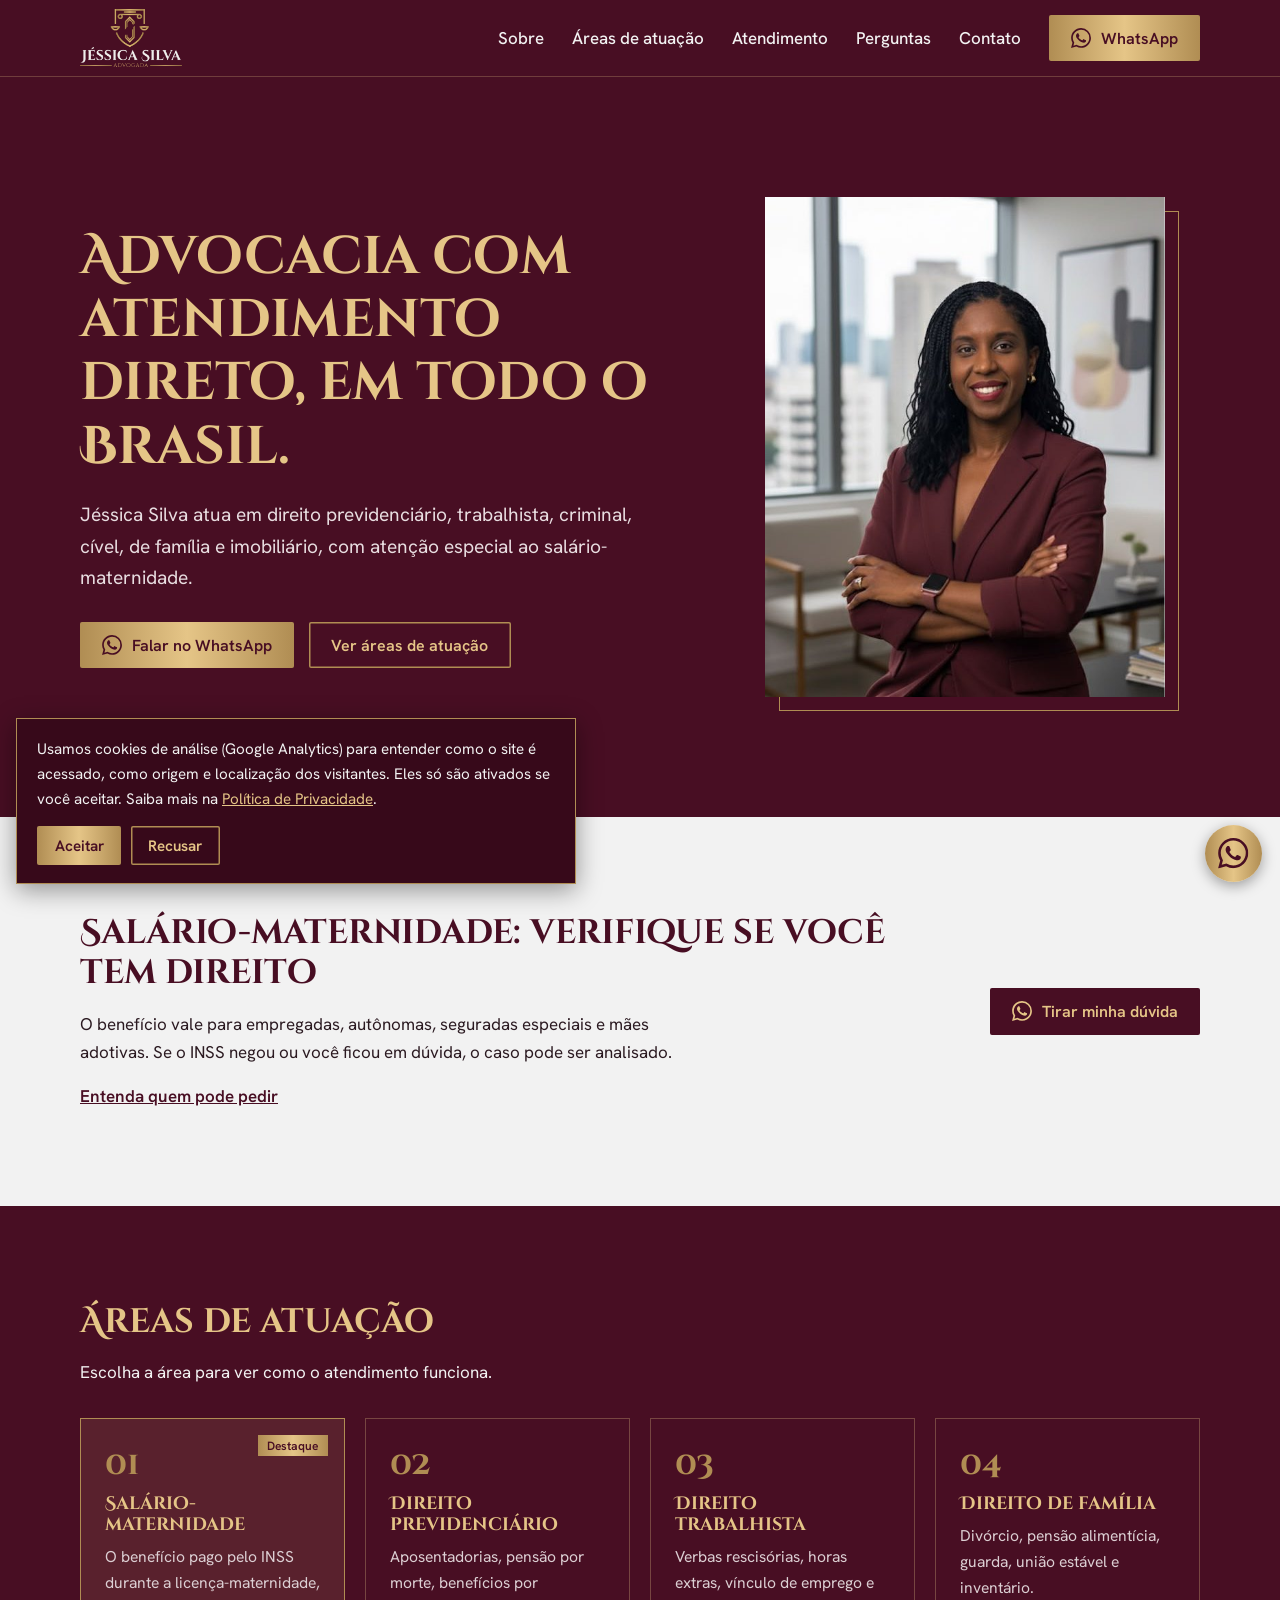
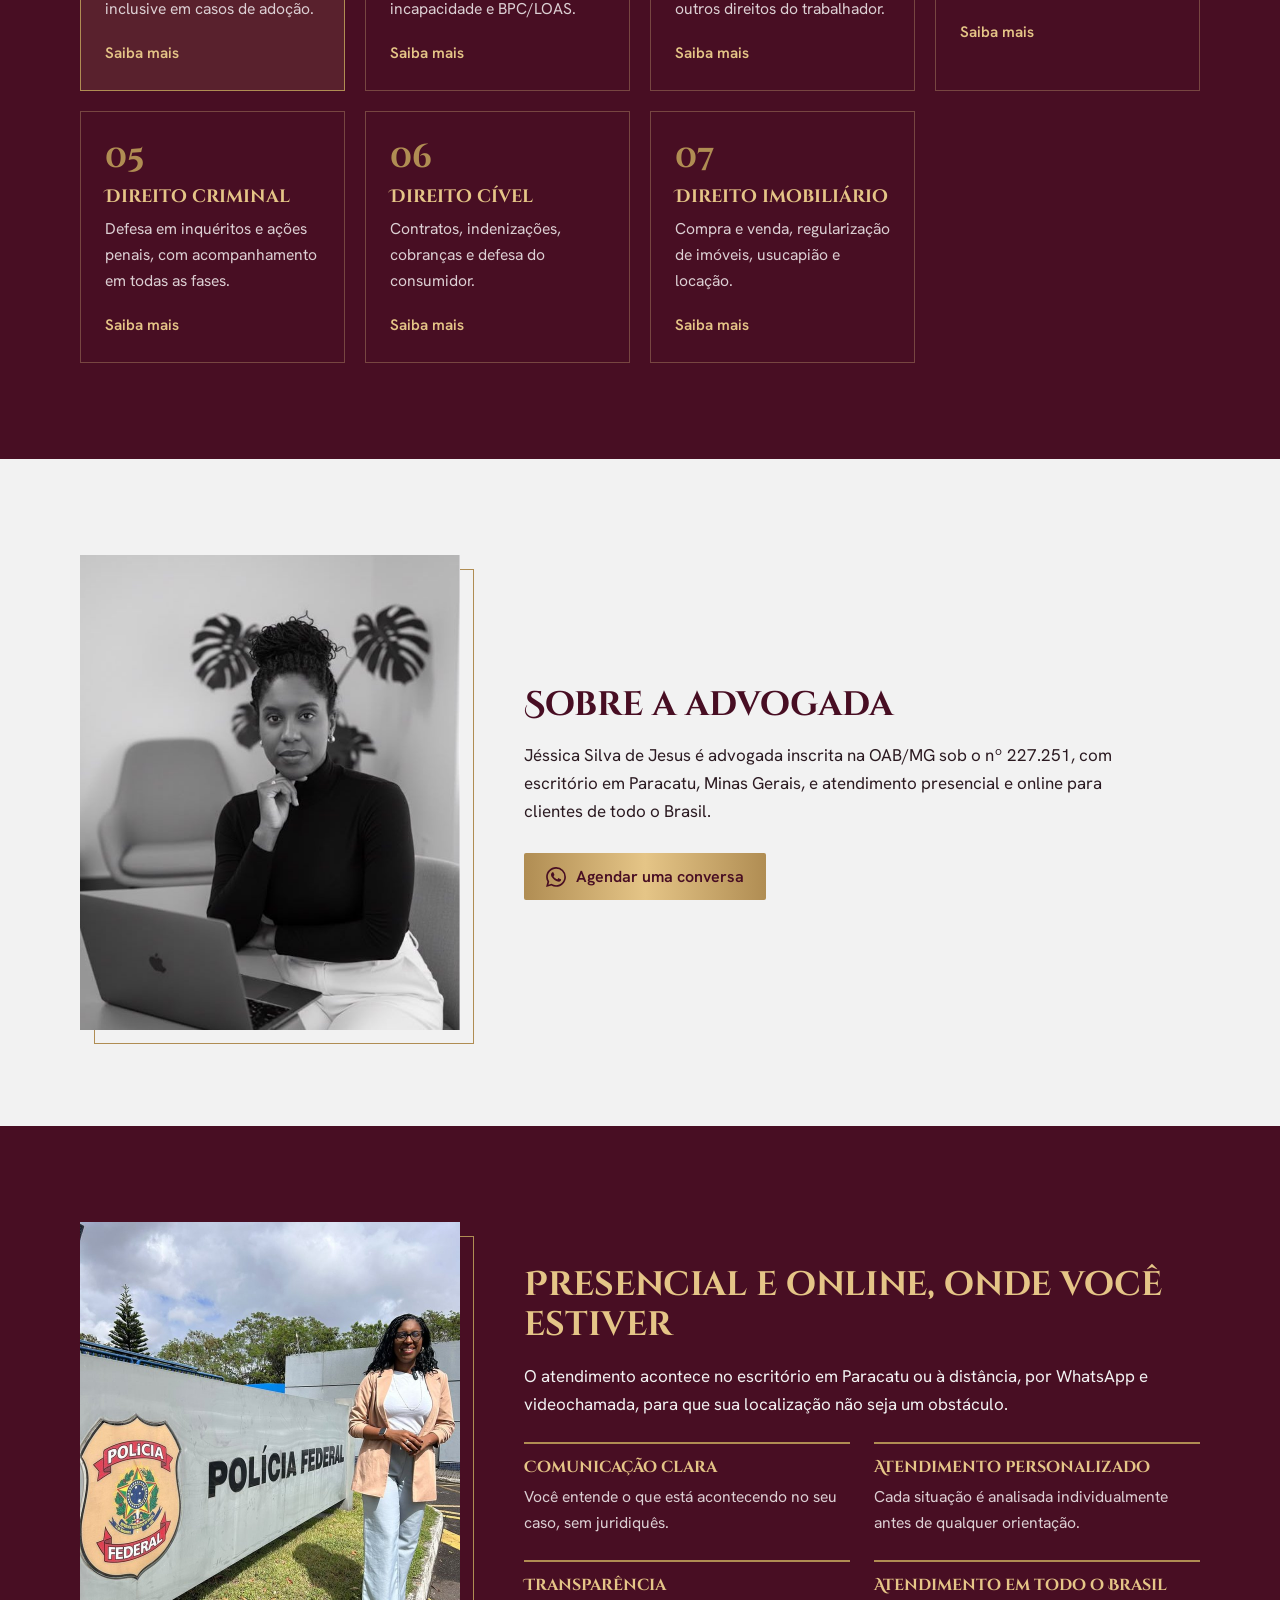
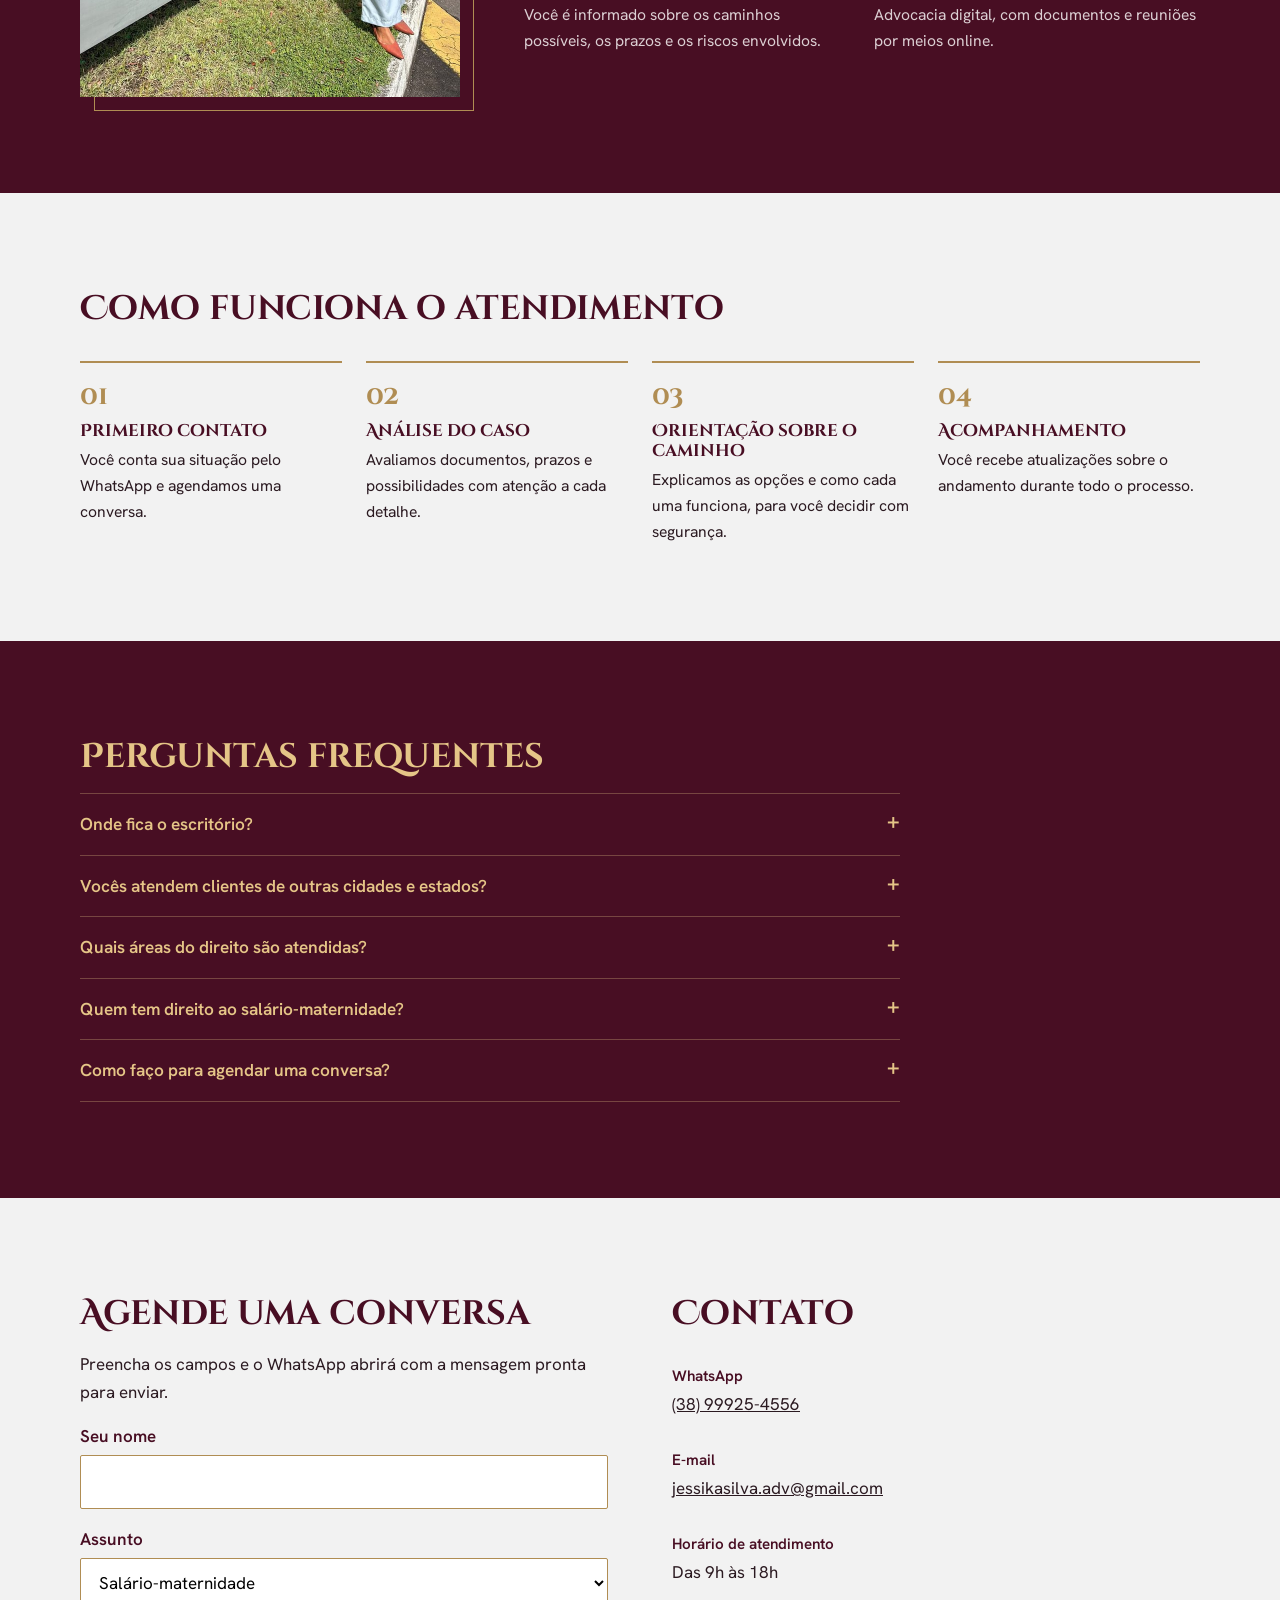
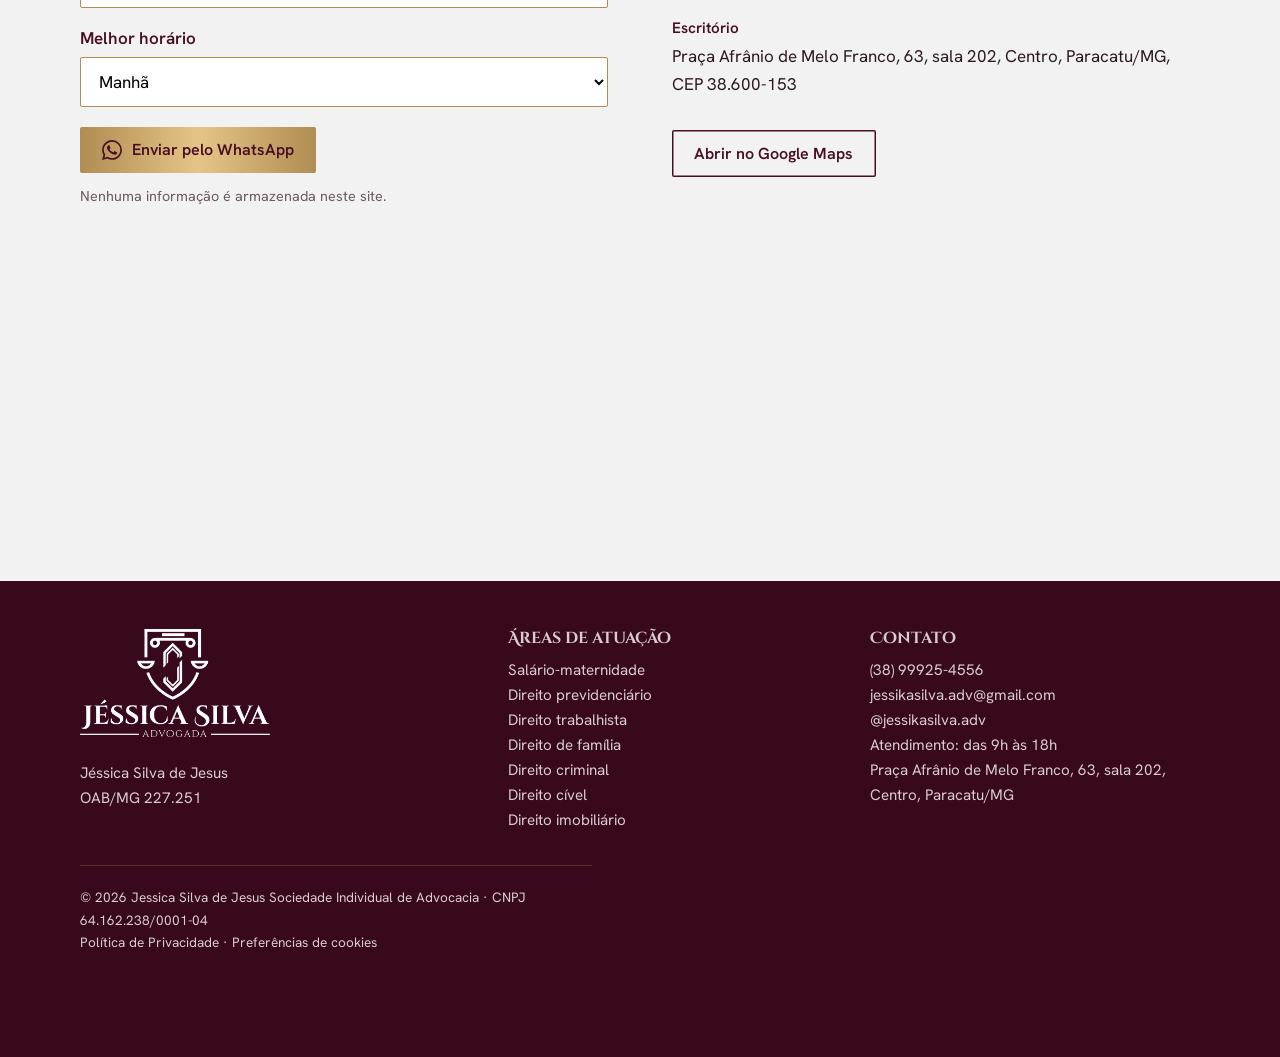
<file: index.html>
<!doctype html><html lang="pt-BR"><head><!-- Google tag (gtag.js) -->
<script async src="https://www.googletagmanager.com/gtag/js?id=G-FT4Z8Q6X6H"></script>
<script>
  window.dataLayer = window.dataLayer || [];
  function gtag(){dataLayer.push(arguments);}
  gtag('js', new Date());

  gtag('config', 'G-FT4Z8Q6X6H');
</script>
<meta charset="utf-8"><meta name="viewport" content="width=device-width,initial-scale=1"><title>Jéssica Silva Advogada | Paracatu/MG, atendimento em todo o Brasil</title><meta name="description" content="Advocacia em direito previdenciário, trabalhista, criminal, cível, de família, imobiliário e salário-maternidade. Atendimento em todo o Brasil."><meta name="theme-color" content="#480E23"><link rel="icon" type="image/png" href="assets/favicon.png"><link rel="preconnect" href="https://fonts.googleapis.com"><link rel="preconnect" href="https://fonts.gstatic.com" crossorigin><link href="https://fonts.googleapis.com/css2?family=Cinzel+Decorative:wght@400;700;900&family=Hanken+Grotesk:wght@400;500;600&display=swap" rel="stylesheet"><link rel="stylesheet" href="assets/style.css"></head><body><svg style="display:none"><symbol id="zap" viewBox="0 0 24 24"><path d="M17.472 14.382c-.297-.149-1.758-.867-2.03-.967-.273-.099-.471-.148-.67.15-.197.297-.767.966-.94 1.164-.173.199-.347.223-.644.075-.297-.15-1.255-.463-2.39-1.475-.883-.788-1.48-1.761-1.653-2.059-.173-.297-.018-.458.13-.606.134-.133.298-.347.446-.52.149-.174.198-.298.298-.497.099-.198.05-.371-.025-.52-.075-.149-.669-1.612-.916-2.207-.242-.579-.487-.5-.669-.51-.173-.008-.371-.01-.57-.01-.198 0-.52.074-.792.372-.272.297-1.04 1.016-1.04 2.479 0 1.462 1.065 2.875 1.213 3.074.149.198 2.096 3.2 5.077 4.487.709.306 1.262.489 1.694.625.712.227 1.36.195 1.871.118.571-.085 1.758-.719 2.006-1.413.248-.694.248-1.289.173-1.413-.074-.124-.272-.198-.57-.347m-5.421 7.403h-.004a9.87 9.87 0 01-5.031-1.378l-.361-.214-3.741.982.998-3.648-.235-.374a9.86 9.86 0 01-1.51-5.26c.001-5.45 4.436-9.884 9.888-9.884 2.64 0 5.122 1.03 6.988 2.898a9.825 9.825 0 012.893 6.994c-.003 5.45-4.437 9.884-9.885 9.884m8.413-18.297A11.815 11.815 0 0012.05 0C5.495 0 .16 5.335.157 11.892c0 2.096.547 4.142 1.588 5.945L.057 24l6.305-1.654a11.882 11.882 0 005.683 1.448h.005c6.554 0 11.89-5.335 11.893-11.893a11.821 11.821 0 00-3.48-8.413Z"/></symbol></svg><header class="top"><div class="wrap"><a href="index.html" aria-label="Jéssica Silva Advogada, página inicial"><img src="assets/logo.png" alt="Jéssica Silva Advogada" width="720" height="410"></a><nav><a href="#sobre">Sobre</a><a href="#areas">Áreas de atuação</a><a href="#atendimento">Atendimento</a><a href="#faq">Perguntas</a><a href="#contato">Contato</a><a class="btn" href="https://wa.me/5538999254556?text=Ol%C3%A1%2C%20Dra.%20J%C3%A9ssica%21%20Vim%20pelo%20site%20e%20gostaria%20de%20conversar%20sobre%20o%20meu%20caso." target="_blank" rel="noopener"><svg aria-hidden="true"><use href="#zap"/></svg>WhatsApp</a></nav></div></header><section class="dark hero"><div class="wrap duo"><div><h1>Advocacia com atendimento direto, em todo o Brasil.</h1><p>Jéssica Silva atua em direito previdenciário, trabalhista, criminal, cível, de família e imobiliário, com atenção especial ao salário-maternidade.</p><div class="acoes"><a class="btn" href="https://wa.me/5538999254556?text=Ol%C3%A1%2C%20Dra.%20J%C3%A9ssica%21%20Vim%20pelo%20site%20e%20gostaria%20de%20conversar%20sobre%20o%20meu%20caso." target="_blank" rel="noopener"><svg aria-hidden="true"><use href="#zap"/></svg>Falar no WhatsApp</a><a class="btn alt" href="#areas">Ver áreas de atuação</a></div></div><figure class="foto"><img src="assets/foto-1.jpg" alt="Jéssica Silva, advogada" width="585" height="731" fetchpriority="high"></figure></div></section>
<section class="destaque sec"><div class="wrap"><div><h2>Salário-maternidade: verifique se você tem direito</h2><p>O benefício vale para empregadas, autônomas, seguradas especiais e mães adotivas. Se o INSS negou ou você ficou em dúvida, o caso pode ser analisado.</p><a class="lk" href="salario-maternidade.html">Entenda quem pode pedir</a></div><a class="btn" href="https://wa.me/5538999254556?text=Ol%C3%A1%2C%20Dra.%20J%C3%A9ssica%21%20Gostaria%20de%20saber%20se%20tenho%20direito%20ao%20sal%C3%A1rio-maternidade." target="_blank" rel="noopener"><svg aria-hidden="true"><use href="#zap"/></svg>Tirar minha dúvida</a></div></section><section class="dark sec" id="areas"><div class="wrap"><h2>Áreas de atuação</h2><p>Escolha a área para ver como o atendimento funciona.</p><div class="cards"><a class="card hl" href="salario-maternidade.html"><span class="tag">Destaque</span><span class="num">01</span><h3>Salário-maternidade</h3><p>O benefício pago pelo INSS durante a licença-maternidade, inclusive em casos de adoção.</p><span class="mais">Saiba mais</span></a><a class="card" href="previdenciario.html"><span class="num">02</span><h3>Direito previdenciário</h3><p>Aposentadorias, pensão por morte, benefícios por incapacidade e BPC/LOAS.</p><span class="mais">Saiba mais</span></a><a class="card" href="trabalhista.html"><span class="num">03</span><h3>Direito trabalhista</h3><p>Verbas rescisórias, horas extras, vínculo de emprego e outros direitos do trabalhador.</p><span class="mais">Saiba mais</span></a><a class="card" href="direito-de-familia.html"><span class="num">04</span><h3>Direito de família</h3><p>Divórcio, pensão alimentícia, guarda, união estável e inventário.</p><span class="mais">Saiba mais</span></a><a class="card" href="criminal.html"><span class="num">05</span><h3>Direito criminal</h3><p>Defesa em inquéritos e ações penais, com acompanhamento em todas as fases.</p><span class="mais">Saiba mais</span></a><a class="card" href="civel.html"><span class="num">06</span><h3>Direito cível</h3><p>Contratos, indenizações, cobranças e defesa do consumidor.</p><span class="mais">Saiba mais</span></a><a class="card" href="imobiliario.html"><span class="num">07</span><h3>Direito imobiliário</h3><p>Compra e venda, regularização de imóveis, usucapião e locação.</p><span class="mais">Saiba mais</span></a></div></div></section><section class="sec claro-sec" id="sobre"><div class="wrap duo sobre"><figure class="foto"><img src="assets/foto-2.jpg" alt="Jéssica Silva, advogada, trabalhando no notebook" width="585" height="731" loading="lazy"></figure><div><h2>Sobre a advogada</h2><p>Jéssica Silva de Jesus é advogada inscrita na OAB/MG sob o nº 227.251, com escritório em Paracatu, Minas Gerais, e atendimento presencial e online para clientes de todo o Brasil.</p><!-- BIOGRAFIA: incluir aqui quando for enviada --><div class="acoes"><a class="btn" href="https://wa.me/5538999254556?text=Ol%C3%A1%2C%20Dra.%20J%C3%A9ssica%21%20Vim%20pelo%20site%20e%20gostaria%20de%20conversar%20sobre%20o%20meu%20caso." target="_blank" rel="noopener"><svg aria-hidden="true"><use href="#zap"/></svg>Agendar uma conversa</a></div></div></div></section>
<section class="dark sec" id="atendimento"><div class="wrap duo rev"><figure class="foto"><img src="assets/foto-3.jpg" alt="Jéssica Silva, advogada" width="760" height="950" loading="lazy"></figure><div><h2>Presencial e online, onde você estiver</h2><p>O atendimento acontece no escritório em Paracatu ou à distância, por WhatsApp e videochamada, para que sua localização não seja um obstáculo.</p><div class="difs"><div><h3>Comunicação clara</h3><p>Você entende o que está acontecendo no seu caso, sem juridiquês.</p></div><div><h3>Atendimento personalizado</h3><p>Cada situação é analisada individualmente antes de qualquer orientação.</p></div><div><h3>Transparência</h3><p>Você é informado sobre os caminhos possíveis, os prazos e os riscos envolvidos.</p></div><div><h3>Atendimento em todo o Brasil</h3><p>Advocacia digital, com documentos e reuniões por meios online.</p></div></div></div></div></section>
<section class="sec claro-sec" id="como"><div class="wrap"><h2>Como funciona o atendimento</h2><ol class="steps"><li><h3>Primeiro contato</h3><p>Você conta sua situação pelo WhatsApp e agendamos uma conversa.</p></li><li><h3>Análise do caso</h3><p>Avaliamos documentos, prazos e possibilidades com atenção a cada detalhe.</p></li><li><h3>Orientação sobre o caminho</h3><p>Explicamos as opções e como cada uma funciona, para você decidir com segurança.</p></li><li><h3>Acompanhamento</h3><p>Você recebe atualizações sobre o andamento durante todo o processo.</p></li></ol></div></section>
<section class="dark sec" id="faq"><div class="wrap"><h2>Perguntas frequentes</h2>
<details><summary>Onde fica o escritório?</summary><p>Na Praça Afrânio de Melo Franco, 63, sala 202, Centro, Paracatu/MG. O atendimento também é online.</p></details>
<details><summary>Vocês atendem clientes de outras cidades e estados?</summary><p>Sim. O atendimento é feito em todo o Brasil, por WhatsApp e videochamada, com envio de documentos por meio digital.</p></details>
<details><summary>Quais áreas do direito são atendidas?</summary><p>Salário-maternidade, previdenciário, trabalhista, família, criminal, cível e imobiliário. Cada área tem uma página com detalhes.</p></details>
<details><summary>Quem tem direito ao salário-maternidade?</summary><p>Podem ter direito trabalhadoras com carteira assinada, autônomas, seguradas especiais, desempregadas que mantêm a qualidade de segurada e mães adotivas. A análise do seu caso mostra se você se enquadra.</p></details>
<details><summary>Como faço para agendar uma conversa?</summary><p>Pelo botão de WhatsApp ou pelo formulário desta página. O atendimento funciona das 9h às 18h.</p></details>
</div></section>
<section class="sec claro-sec" id="contato"><div class="wrap contato-grid"><div><h2>Agende uma conversa</h2><p>Preencha os campos e o WhatsApp abrirá com a mensagem pronta para enviar.</p><form id="f"><label for="n">Seu nome</label><input id="n" name="nome" required autocomplete="name"><label for="a">Assunto</label><select id="a" name="area"><option>Salário-maternidade</option><option>Direito previdenciário</option><option>Direito trabalhista</option><option>Direito de família</option><option>Direito criminal</option><option>Direito cível</option><option>Direito imobiliário</option><option>Outro assunto</option></select><label for="h">Melhor horário</label><select id="h" name="hora"><option>Manhã</option><option>Tarde</option></select><button class="btn" type="submit"><svg aria-hidden="true"><use href="#zap"/></svg>Enviar pelo WhatsApp</button><p class="aviso">Nenhuma informação é armazenada neste site.</p></form></div>
<div><h2>Contato</h2><dl class="info"><div><dt>WhatsApp</dt><dd><a href="https://wa.me/5538999254556?text=Ol%C3%A1%2C%20Dra.%20J%C3%A9ssica%21%20Vim%20pelo%20site%20e%20gostaria%20de%20conversar%20sobre%20o%20meu%20caso." target="_blank" rel="noopener">(38) 99925-4556</a></dd></div><div><dt>E-mail</dt><dd><a href="mailto:jessikasilva.adv@gmail.com">jessikasilva.adv@gmail.com</a></dd></div><div><dt>Horário de atendimento</dt><dd>Das 9h às 18h</dd></div><div><dt>Escritório</dt><dd>Praça Afrânio de Melo Franco, 63, sala 202, Centro, Paracatu/MG, CEP 38.600-153</dd></div></dl><a class="btn alt" style="color:var(--vinho);box-shadow:inset 0 0 0 1.5px var(--vinho)" href="https://www.google.com/maps/search/?api=1&query=Pra%C3%A7a%20Afr%C3%A2nio%20de%20Melo%20Franco%2C%2063%2C%20Centro%2C%20Paracatu%20-%20MG%2C%2038600-153" target="_blank" rel="noopener">Abrir no Google Maps</a><iframe class="map" title="Mapa do escritório" loading="lazy" src="https://maps.google.com/maps?q=Pra%C3%A7a%20Afr%C3%A2nio%20de%20Melo%20Franco%2C%2063%2C%20Paracatu%20MG&t=m&z=16&output=embed"></iframe></div></div></section>
<script>document.getElementById("f").addEventListener("submit",function(e){e.preventDefault();var d=new FormData(this);var t="Olá, Dra. Jéssica! Meu nome é "+d.get("nome")+". Gostaria de conversar sobre: "+d.get("area")+". Melhor horário para contato: "+d.get("hora")+".";window.open("https://wa.me/5538999254556?text="+encodeURIComponent(t),"_blank","noopener")});</script><footer><div class="wrap"><div><img src="assets/logo-branca.png" alt="Jéssica Silva Advogada" width="720" height="410"><p>Jéssica Silva de Jesus<br>OAB/MG 227.251</p></div>
<div><h3>Áreas de atuação</h3><ul><li><a href="salario-maternidade.html">Salário-maternidade</a></li><li><a href="previdenciario.html">Direito previdenciário</a></li><li><a href="trabalhista.html">Direito trabalhista</a></li><li><a href="direito-de-familia.html">Direito de família</a></li><li><a href="criminal.html">Direito criminal</a></li><li><a href="civel.html">Direito cível</a></li><li><a href="imobiliario.html">Direito imobiliário</a></li></ul></div>
<div><h3>Contato</h3><ul><li><a href="https://wa.me/5538999254556?text=Ol%C3%A1%2C%20Dra.%20J%C3%A9ssica%21%20Vim%20pelo%20site%20e%20gostaria%20de%20conversar%20sobre%20o%20meu%20caso." target="_blank" rel="noopener">(38) 99925-4556</a></li><li><a href="mailto:jessikasilva.adv@gmail.com">jessikasilva.adv@gmail.com</a></li><li><a href="https://www.instagram.com/jessikasilva.adv/" target="_blank" rel="noopener">@jessikasilva.adv</a></li><li>Atendimento: das 9h às 18h</li><li>Praça Afrânio de Melo Franco, 63, sala 202, Centro, Paracatu/MG</li></ul></div>
<p class="legal">© 2026 Jessica Silva de Jesus Sociedade Individual de Advocacia · CNPJ 64.162.238/0001-04<br><a href="politica-de-privacidade.html">Política de Privacidade</a> · <a href="#" id="ck-open">Preferências de cookies</a></p></div></footer><a class="zap" href="https://wa.me/5538999254556?text=Ol%C3%A1%2C%20Dra.%20J%C3%A9ssica%21%20Vim%20pelo%20site%20e%20gostaria%20de%20conversar%20sobre%20o%20meu%20caso." target="_blank" rel="noopener" aria-label="Falar no WhatsApp"><svg aria-hidden="true"><use href="#zap"/></svg></a><div id="ck" class="ckb" role="dialog" aria-label="Aviso de cookies" hidden><p>Usamos cookies de análise (Google Analytics) para entender como o site é acessado, como origem e localização dos visitantes. Eles só são ativados se você aceitar. Saiba mais na <a href="politica-de-privacidade.html">Política de Privacidade</a>.</p><div class="acoes"><button class="btn" id="ck-yes" type="button">Aceitar</button><button class="btn alt" id="ck-no" type="button">Recusar</button></div></div><script src="assets/cookies.js" defer></script></body></html>
</file>
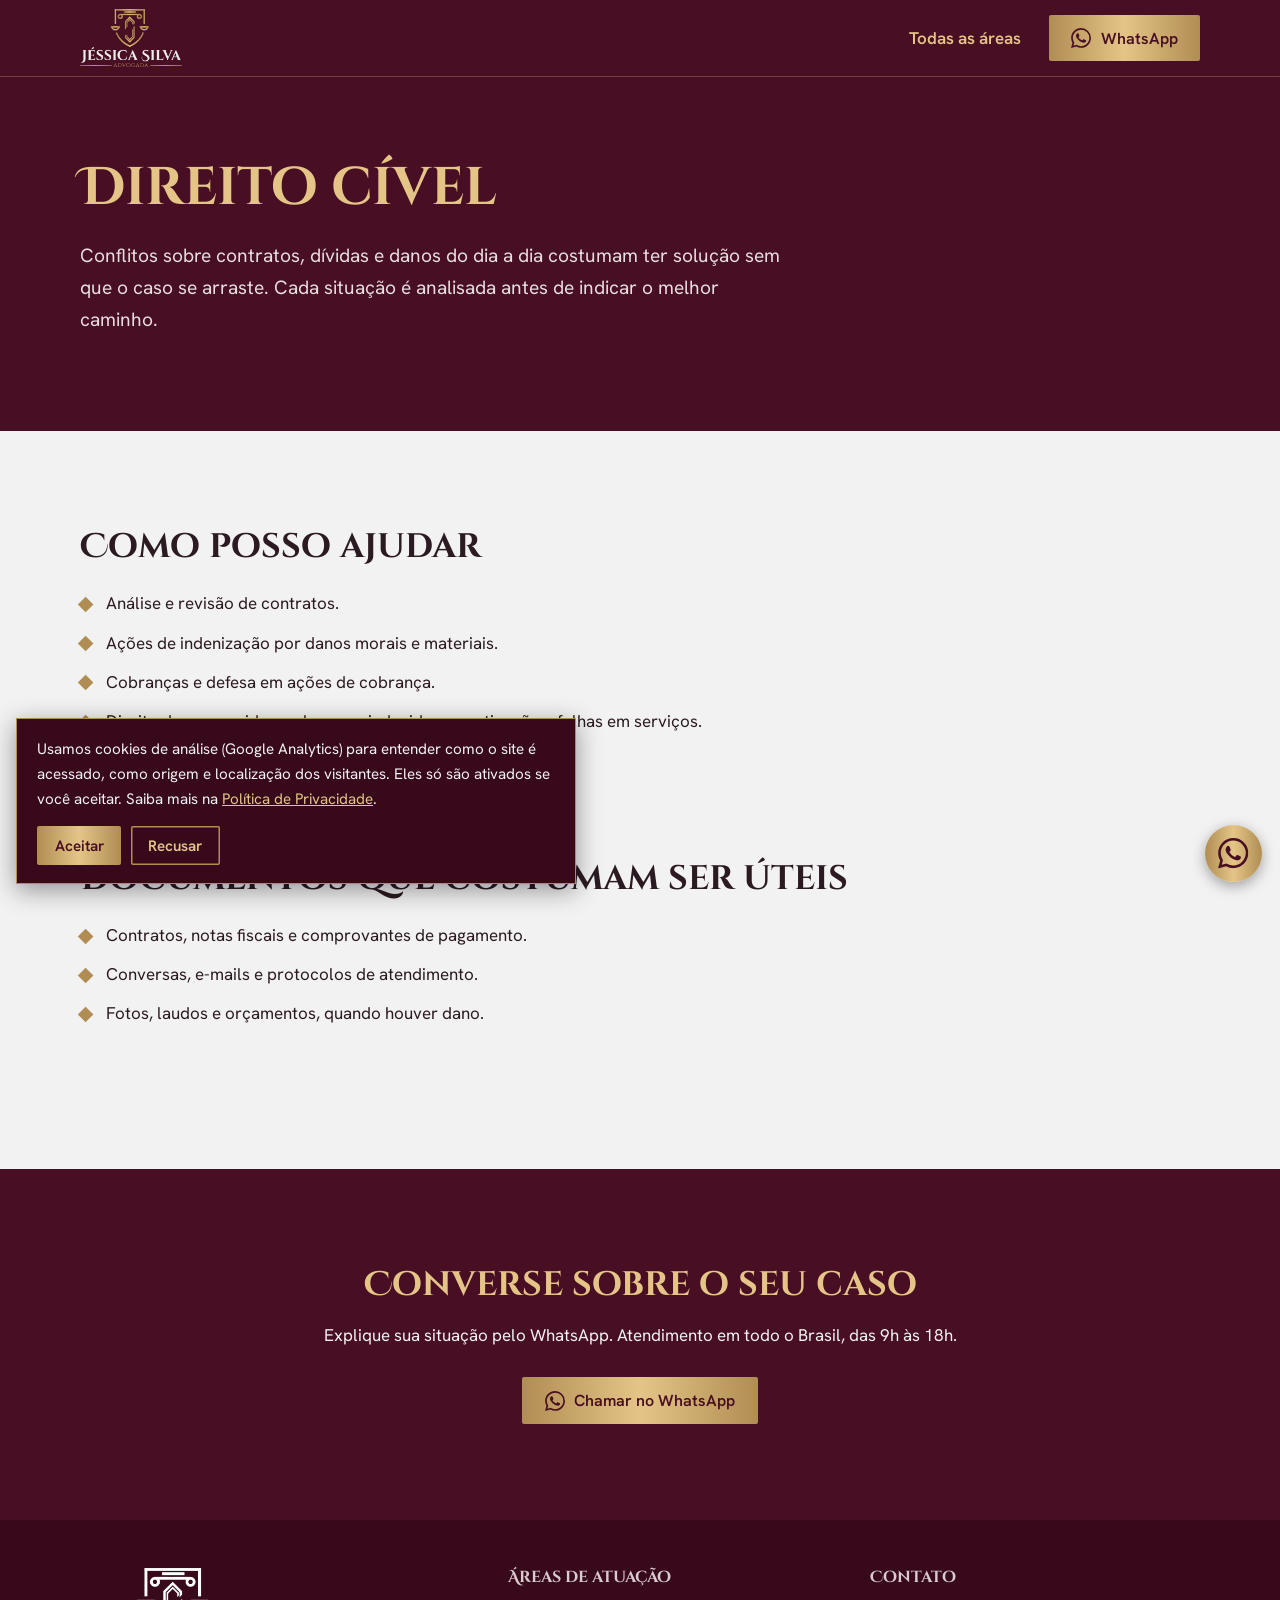
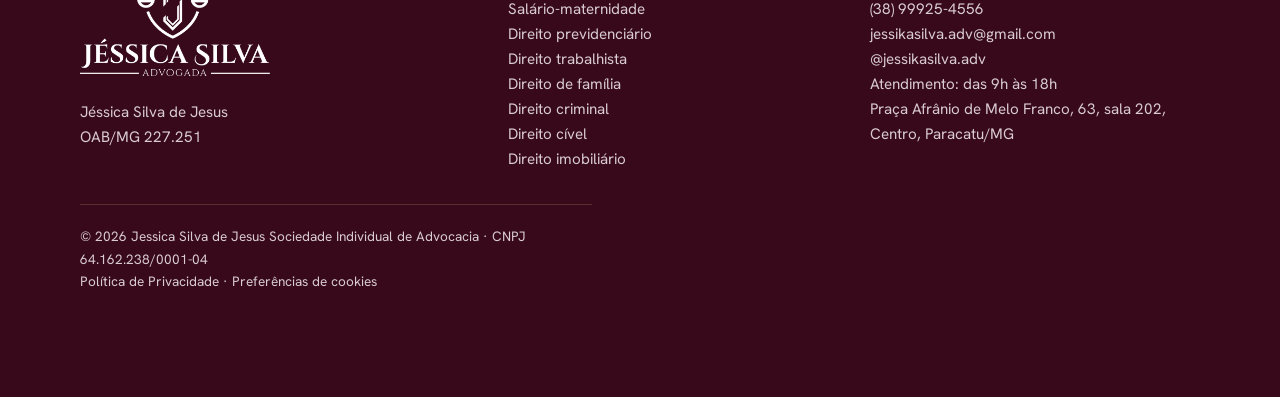
<file: civel.html>
<!doctype html><html lang="pt-BR"><head><!-- Google tag (gtag.js) -->
<script async src="https://www.googletagmanager.com/gtag/js?id=G-FT4Z8Q6X6H"></script>
<script>
  window.dataLayer = window.dataLayer || [];
  function gtag(){dataLayer.push(arguments);}
  gtag('js', new Date());

  gtag('config', 'G-FT4Z8Q6X6H');
</script>
<meta charset="utf-8"><meta name="viewport" content="width=device-width,initial-scale=1"><title>Direito cível | Jéssica Silva Advogada</title><meta name="description" content="Conflitos sobre contratos, dívidas e danos do dia a dia costumam ter solução sem que o caso se arraste. Cada situação é analisada antes de indicar o melhor"><meta name="theme-color" content="#480E23"><link rel="icon" type="image/png" href="assets/favicon.png"><link rel="preconnect" href="https://fonts.googleapis.com"><link rel="preconnect" href="https://fonts.gstatic.com" crossorigin><link href="https://fonts.googleapis.com/css2?family=Cinzel+Decorative:wght@400;700;900&family=Hanken+Grotesk:wght@400;500;600&display=swap" rel="stylesheet"><link rel="stylesheet" href="assets/style.css"></head><body><svg style="display:none"><symbol id="zap" viewBox="0 0 24 24"><path d="M17.472 14.382c-.297-.149-1.758-.867-2.03-.967-.273-.099-.471-.148-.67.15-.197.297-.767.966-.94 1.164-.173.199-.347.223-.644.075-.297-.15-1.255-.463-2.39-1.475-.883-.788-1.48-1.761-1.653-2.059-.173-.297-.018-.458.13-.606.134-.133.298-.347.446-.52.149-.174.198-.298.298-.497.099-.198.05-.371-.025-.52-.075-.149-.669-1.612-.916-2.207-.242-.579-.487-.5-.669-.51-.173-.008-.371-.01-.57-.01-.198 0-.52.074-.792.372-.272.297-1.04 1.016-1.04 2.479 0 1.462 1.065 2.875 1.213 3.074.149.198 2.096 3.2 5.077 4.487.709.306 1.262.489 1.694.625.712.227 1.36.195 1.871.118.571-.085 1.758-.719 2.006-1.413.248-.694.248-1.289.173-1.413-.074-.124-.272-.198-.57-.347m-5.421 7.403h-.004a9.87 9.87 0 01-5.031-1.378l-.361-.214-3.741.982.998-3.648-.235-.374a9.86 9.86 0 01-1.51-5.26c.001-5.45 4.436-9.884 9.888-9.884 2.64 0 5.122 1.03 6.988 2.898a9.825 9.825 0 012.893 6.994c-.003 5.45-4.437 9.884-9.885 9.884m8.413-18.297A11.815 11.815 0 0012.05 0C5.495 0 .16 5.335.157 11.892c0 2.096.547 4.142 1.588 5.945L.057 24l6.305-1.654a11.882 11.882 0 005.683 1.448h.005c6.554 0 11.89-5.335 11.893-11.893a11.821 11.821 0 00-3.48-8.413Z"/></symbol></svg><header class="top"><div class="wrap"><a href="index.html" aria-label="Jéssica Silva Advogada, página inicial"><img src="assets/logo.png" alt="Jéssica Silva Advogada" width="720" height="410"></a><nav><a class="voltar" href="index.html#areas">Todas as áreas</a><a class="btn" href="https://wa.me/5538999254556?text=Ol%C3%A1%2C%20Dra.%20J%C3%A9ssica%21%20Vim%20pelo%20site%20e%20gostaria%20de%20conversar%20sobre%20o%20meu%20caso." target="_blank" rel="noopener"><svg aria-hidden="true"><use href="#zap"/></svg>WhatsApp</a></nav></div></header><section class="dark hero" style="padding-block:clamp(3rem,7vw,5rem)"><div class="wrap"><h1>Direito cível</h1><p style="margin-top:1.25rem">Conflitos sobre contratos, dívidas e danos do dia a dia costumam ter solução sem que o caso se arraste. Cada situação é analisada antes de indicar o melhor caminho.</p></div></section><section class="sec"><div class="wrap"><h2>Como posso ajudar</h2><ul class="lista"><li>Análise e revisão de contratos.</li><li>Ações de indenização por danos morais e materiais.</li><li>Cobranças e defesa em ações de cobrança.</li><li>Direito do consumidor: cobranças indevidas, negativação e falhas em serviços.</li><li>Responsabilidade civil.</li><li>Acordos extrajudiciais.</li></ul><h2>Documentos que costumam ser úteis</h2><ul class="lista"><li>Contratos, notas fiscais e comprovantes de pagamento.</li><li>Conversas, e-mails e protocolos de atendimento.</li><li>Fotos, laudos e orçamentos, quando houver dano.</li></ul></div></section><section class="dark sec cta"><div class="wrap"><h2>Converse sobre o seu caso</h2><p>Explique sua situação pelo WhatsApp. Atendimento em todo o Brasil, das 9h às 18h.</p><div class="acoes"><a class="btn" href="https://wa.me/5538999254556?text=Ol%C3%A1%2C%20Dra.%20J%C3%A9ssica%21%20Gostaria%20de%20orienta%C3%A7%C3%A3o%20sobre%20uma%20quest%C3%A3o%20c%C3%ADvel." target="_blank" rel="noopener"><svg aria-hidden="true"><use href="#zap"/></svg>Chamar no WhatsApp</a></div></div></section><footer><div class="wrap"><div><img src="assets/logo-branca.png" alt="Jéssica Silva Advogada" width="720" height="410"><p>Jéssica Silva de Jesus<br>OAB/MG 227.251</p></div>
<div><h3>Áreas de atuação</h3><ul><li><a href="salario-maternidade.html">Salário-maternidade</a></li><li><a href="previdenciario.html">Direito previdenciário</a></li><li><a href="trabalhista.html">Direito trabalhista</a></li><li><a href="direito-de-familia.html">Direito de família</a></li><li><a href="criminal.html">Direito criminal</a></li><li><a href="civel.html">Direito cível</a></li><li><a href="imobiliario.html">Direito imobiliário</a></li></ul></div>
<div><h3>Contato</h3><ul><li><a href="https://wa.me/5538999254556?text=Ol%C3%A1%2C%20Dra.%20J%C3%A9ssica%21%20Vim%20pelo%20site%20e%20gostaria%20de%20conversar%20sobre%20o%20meu%20caso." target="_blank" rel="noopener">(38) 99925-4556</a></li><li><a href="mailto:jessikasilva.adv@gmail.com">jessikasilva.adv@gmail.com</a></li><li><a href="https://www.instagram.com/jessikasilva.adv/" target="_blank" rel="noopener">@jessikasilva.adv</a></li><li>Atendimento: das 9h às 18h</li><li>Praça Afrânio de Melo Franco, 63, sala 202, Centro, Paracatu/MG</li></ul></div>
<p class="legal">© 2026 Jessica Silva de Jesus Sociedade Individual de Advocacia · CNPJ 64.162.238/0001-04<br><a href="politica-de-privacidade.html">Política de Privacidade</a> · <a href="#" id="ck-open">Preferências de cookies</a></p></div></footer><a class="zap" href="https://wa.me/5538999254556?text=Ol%C3%A1%2C%20Dra.%20J%C3%A9ssica%21%20Vim%20pelo%20site%20e%20gostaria%20de%20conversar%20sobre%20o%20meu%20caso." target="_blank" rel="noopener" aria-label="Falar no WhatsApp"><svg aria-hidden="true"><use href="#zap"/></svg></a><div id="ck" class="ckb" role="dialog" aria-label="Aviso de cookies" hidden><p>Usamos cookies de análise (Google Analytics) para entender como o site é acessado, como origem e localização dos visitantes. Eles só são ativados se você aceitar. Saiba mais na <a href="politica-de-privacidade.html">Política de Privacidade</a>.</p><div class="acoes"><button class="btn" id="ck-yes" type="button">Aceitar</button><button class="btn alt" id="ck-no" type="button">Recusar</button></div></div><script src="assets/cookies.js" defer></script></body></html>
</file>
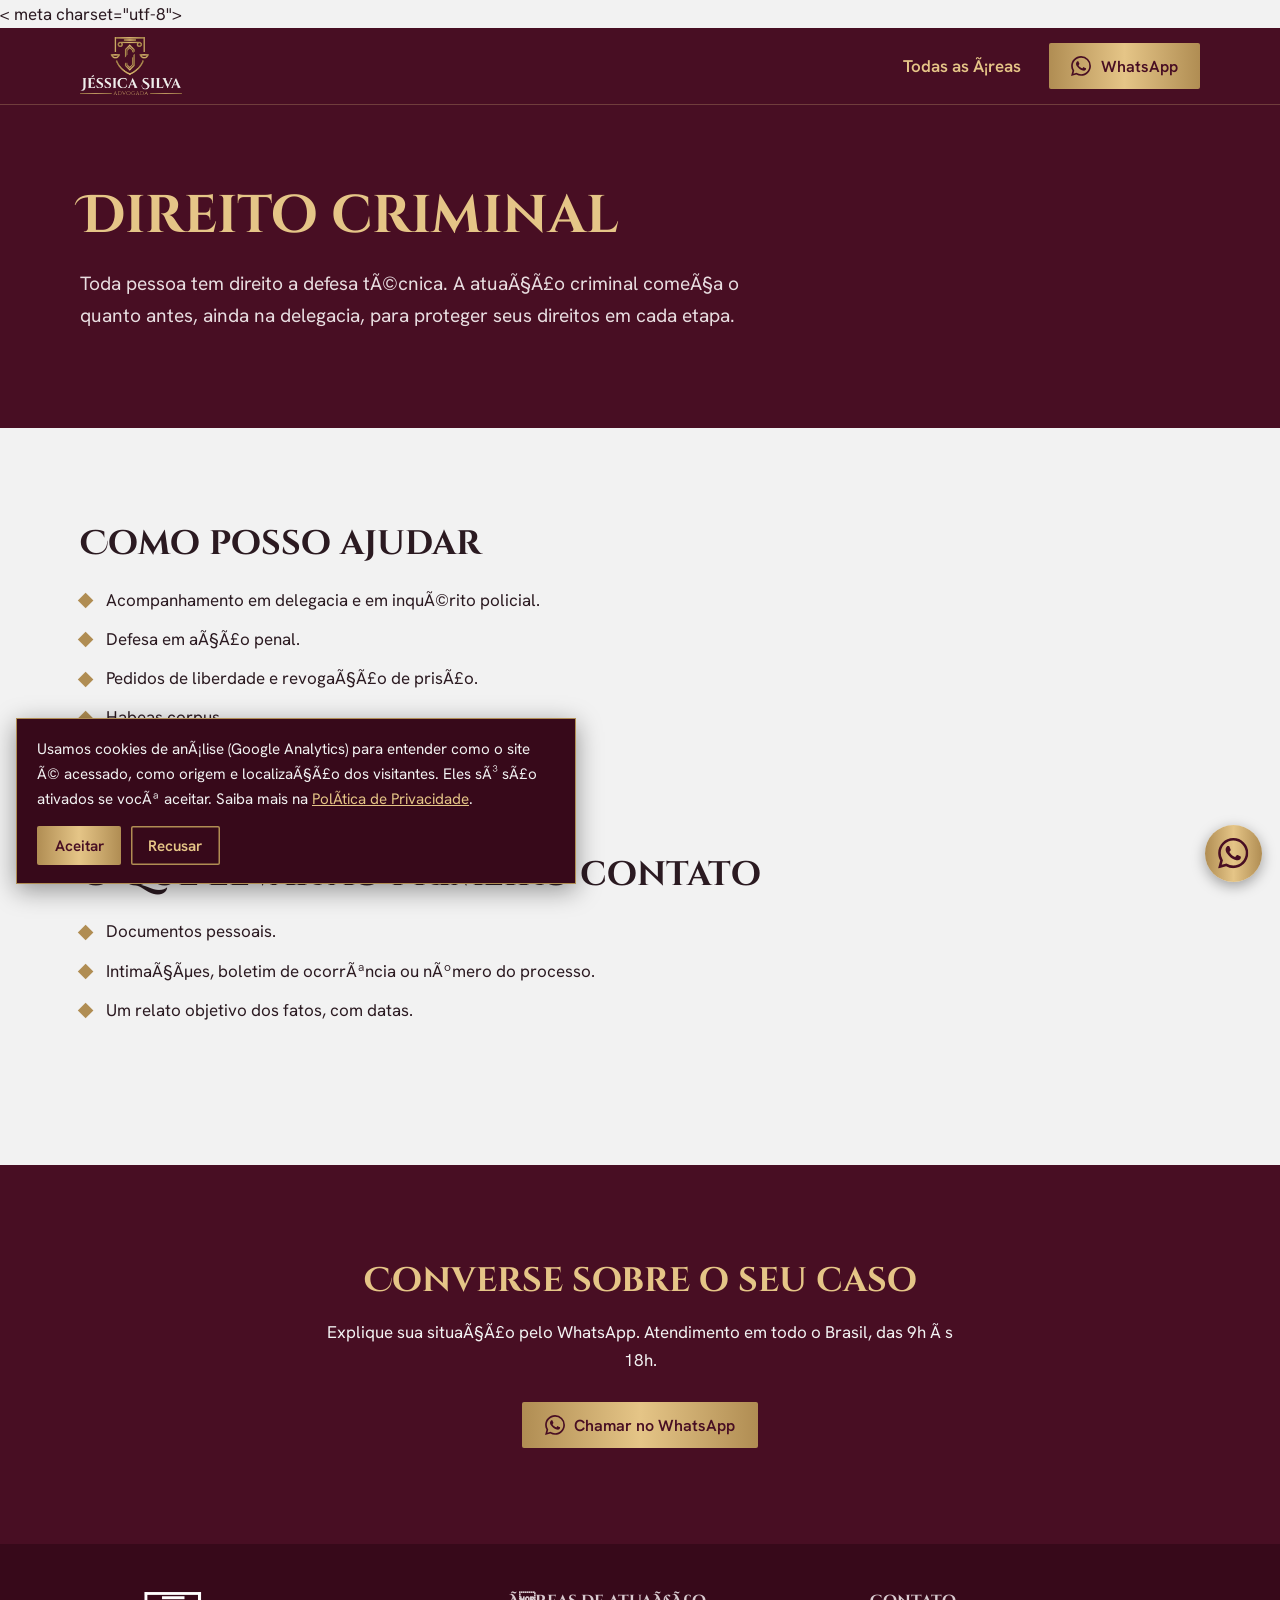
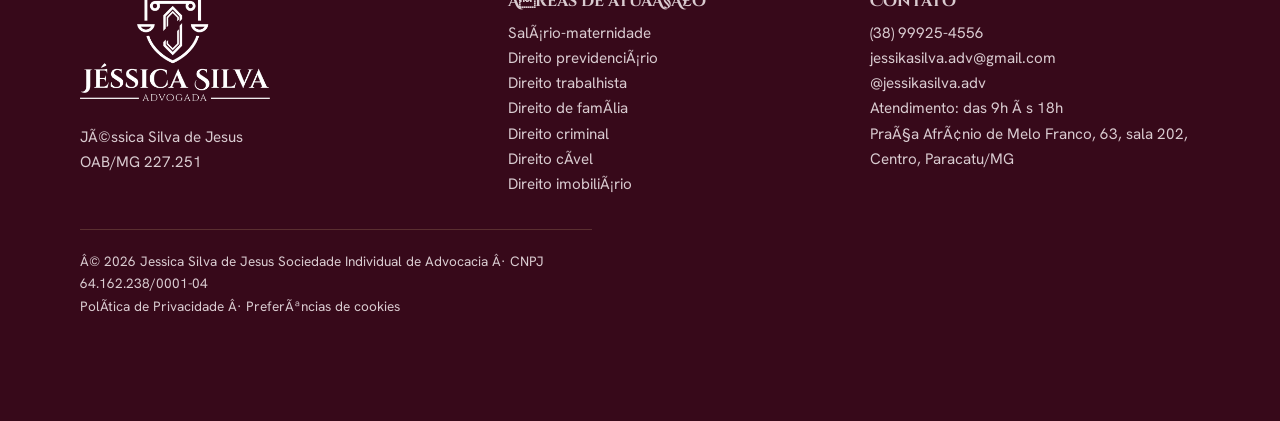
<file: criminal.html>
<!doctype html><html lang="pt-BR"><head><<!-- Google tag (gtag.js) -->
<script async src="https://www.googletagmanager.com/gtag/js?id=G-FT4Z8Q6X6H"></script>
<script>
  window.dataLayer = window.dataLayer || [];
  function gtag(){dataLayer.push(arguments);}
  gtag('js', new Date());

  gtag('config', 'G-FT4Z8Q6X6H');
</script>
meta charset="utf-8"><meta name="viewport" content="width=device-width,initial-scale=1"><title>Direito criminal | Jéssica Silva Advogada</title><meta name="description" content="Toda pessoa tem direito a defesa técnica. A atuação criminal começa o quanto antes, ainda na delegacia, para proteger seus direitos em cada etapa."><meta name="theme-color" content="#480E23"><link rel="icon" type="image/png" href="assets/favicon.png"><link rel="preconnect" href="https://fonts.googleapis.com"><link rel="preconnect" href="https://fonts.gstatic.com" crossorigin><link href="https://fonts.googleapis.com/css2?family=Cinzel+Decorative:wght@400;700;900&family=Hanken+Grotesk:wght@400;500;600&display=swap" rel="stylesheet"><link rel="stylesheet" href="assets/style.css"></head><body><svg style="display:none"><symbol id="zap" viewBox="0 0 24 24"><path d="M17.472 14.382c-.297-.149-1.758-.867-2.03-.967-.273-.099-.471-.148-.67.15-.197.297-.767.966-.94 1.164-.173.199-.347.223-.644.075-.297-.15-1.255-.463-2.39-1.475-.883-.788-1.48-1.761-1.653-2.059-.173-.297-.018-.458.13-.606.134-.133.298-.347.446-.52.149-.174.198-.298.298-.497.099-.198.05-.371-.025-.52-.075-.149-.669-1.612-.916-2.207-.242-.579-.487-.5-.669-.51-.173-.008-.371-.01-.57-.01-.198 0-.52.074-.792.372-.272.297-1.04 1.016-1.04 2.479 0 1.462 1.065 2.875 1.213 3.074.149.198 2.096 3.2 5.077 4.487.709.306 1.262.489 1.694.625.712.227 1.36.195 1.871.118.571-.085 1.758-.719 2.006-1.413.248-.694.248-1.289.173-1.413-.074-.124-.272-.198-.57-.347m-5.421 7.403h-.004a9.87 9.87 0 01-5.031-1.378l-.361-.214-3.741.982.998-3.648-.235-.374a9.86 9.86 0 01-1.51-5.26c.001-5.45 4.436-9.884 9.888-9.884 2.64 0 5.122 1.03 6.988 2.898a9.825 9.825 0 012.893 6.994c-.003 5.45-4.437 9.884-9.885 9.884m8.413-18.297A11.815 11.815 0 0012.05 0C5.495 0 .16 5.335.157 11.892c0 2.096.547 4.142 1.588 5.945L.057 24l6.305-1.654a11.882 11.882 0 005.683 1.448h.005c6.554 0 11.89-5.335 11.893-11.893a11.821 11.821 0 00-3.48-8.413Z"/></symbol></svg><header class="top"><div class="wrap"><a href="index.html" aria-label="Jéssica Silva Advogada, página inicial"><img src="assets/logo.png" alt="Jéssica Silva Advogada" width="720" height="410"></a><nav><a class="voltar" href="index.html#areas">Todas as áreas</a><a class="btn" href="https://wa.me/5538999254556?text=Ol%C3%A1%2C%20Dra.%20J%C3%A9ssica%21%20Vim%20pelo%20site%20e%20gostaria%20de%20conversar%20sobre%20o%20meu%20caso." target="_blank" rel="noopener"><svg aria-hidden="true"><use href="#zap"/></svg>WhatsApp</a></nav></div></header><section class="dark hero" style="padding-block:clamp(3rem,7vw,5rem)"><div class="wrap"><h1>Direito criminal</h1><p style="margin-top:1.25rem">Toda pessoa tem direito a defesa técnica. A atuação criminal começa o quanto antes, ainda na delegacia, para proteger seus direitos em cada etapa.</p></div></section><section class="sec"><div class="wrap"><h2>Como posso ajudar</h2><ul class="lista"><li>Acompanhamento em delegacia e em inquérito policial.</li><li>Defesa em ação penal.</li><li>Pedidos de liberdade e revogação de prisão.</li><li>Habeas corpus.</li><li>Audiências e sessões de julgamento.</li><li>Recursos e acompanhamento na execução da pena.</li></ul><h2>O que levar ao primeiro contato</h2><ul class="lista"><li>Documentos pessoais.</li><li>Intimações, boletim de ocorrência ou número do processo.</li><li>Um relato objetivo dos fatos, com datas.</li></ul></div></section><section class="dark sec cta"><div class="wrap"><h2>Converse sobre o seu caso</h2><p>Explique sua situação pelo WhatsApp. Atendimento em todo o Brasil, das 9h às 18h.</p><div class="acoes"><a class="btn" href="https://wa.me/5538999254556?text=Ol%C3%A1%2C%20Dra.%20J%C3%A9ssica%21%20Preciso%20de%20atendimento%20em%20uma%20quest%C3%A3o%20criminal." target="_blank" rel="noopener"><svg aria-hidden="true"><use href="#zap"/></svg>Chamar no WhatsApp</a></div></div></section><footer><div class="wrap"><div><img src="assets/logo-branca.png" alt="Jéssica Silva Advogada" width="720" height="410"><p>Jéssica Silva de Jesus<br>OAB/MG 227.251</p></div>
<div><h3>Áreas de atuação</h3><ul><li><a href="salario-maternidade.html">Salário-maternidade</a></li><li><a href="previdenciario.html">Direito previdenciário</a></li><li><a href="trabalhista.html">Direito trabalhista</a></li><li><a href="direito-de-familia.html">Direito de família</a></li><li><a href="criminal.html">Direito criminal</a></li><li><a href="civel.html">Direito cível</a></li><li><a href="imobiliario.html">Direito imobiliário</a></li></ul></div>
<div><h3>Contato</h3><ul><li><a href="https://wa.me/5538999254556?text=Ol%C3%A1%2C%20Dra.%20J%C3%A9ssica%21%20Vim%20pelo%20site%20e%20gostaria%20de%20conversar%20sobre%20o%20meu%20caso." target="_blank" rel="noopener">(38) 99925-4556</a></li><li><a href="mailto:jessikasilva.adv@gmail.com">jessikasilva.adv@gmail.com</a></li><li><a href="https://www.instagram.com/jessikasilva.adv/" target="_blank" rel="noopener">@jessikasilva.adv</a></li><li>Atendimento: das 9h às 18h</li><li>Praça Afrânio de Melo Franco, 63, sala 202, Centro, Paracatu/MG</li></ul></div>
<p class="legal">© 2026 Jessica Silva de Jesus Sociedade Individual de Advocacia · CNPJ 64.162.238/0001-04<br><a href="politica-de-privacidade.html">Política de Privacidade</a> · <a href="#" id="ck-open">Preferências de cookies</a></p></div></footer><a class="zap" href="https://wa.me/5538999254556?text=Ol%C3%A1%2C%20Dra.%20J%C3%A9ssica%21%20Vim%20pelo%20site%20e%20gostaria%20de%20conversar%20sobre%20o%20meu%20caso." target="_blank" rel="noopener" aria-label="Falar no WhatsApp"><svg aria-hidden="true"><use href="#zap"/></svg></a><div id="ck" class="ckb" role="dialog" aria-label="Aviso de cookies" hidden><p>Usamos cookies de análise (Google Analytics) para entender como o site é acessado, como origem e localização dos visitantes. Eles só são ativados se você aceitar. Saiba mais na <a href="politica-de-privacidade.html">Política de Privacidade</a>.</p><div class="acoes"><button class="btn" id="ck-yes" type="button">Aceitar</button><button class="btn alt" id="ck-no" type="button">Recusar</button></div></div><script src="assets/cookies.js" defer></script></body></html>
</file>
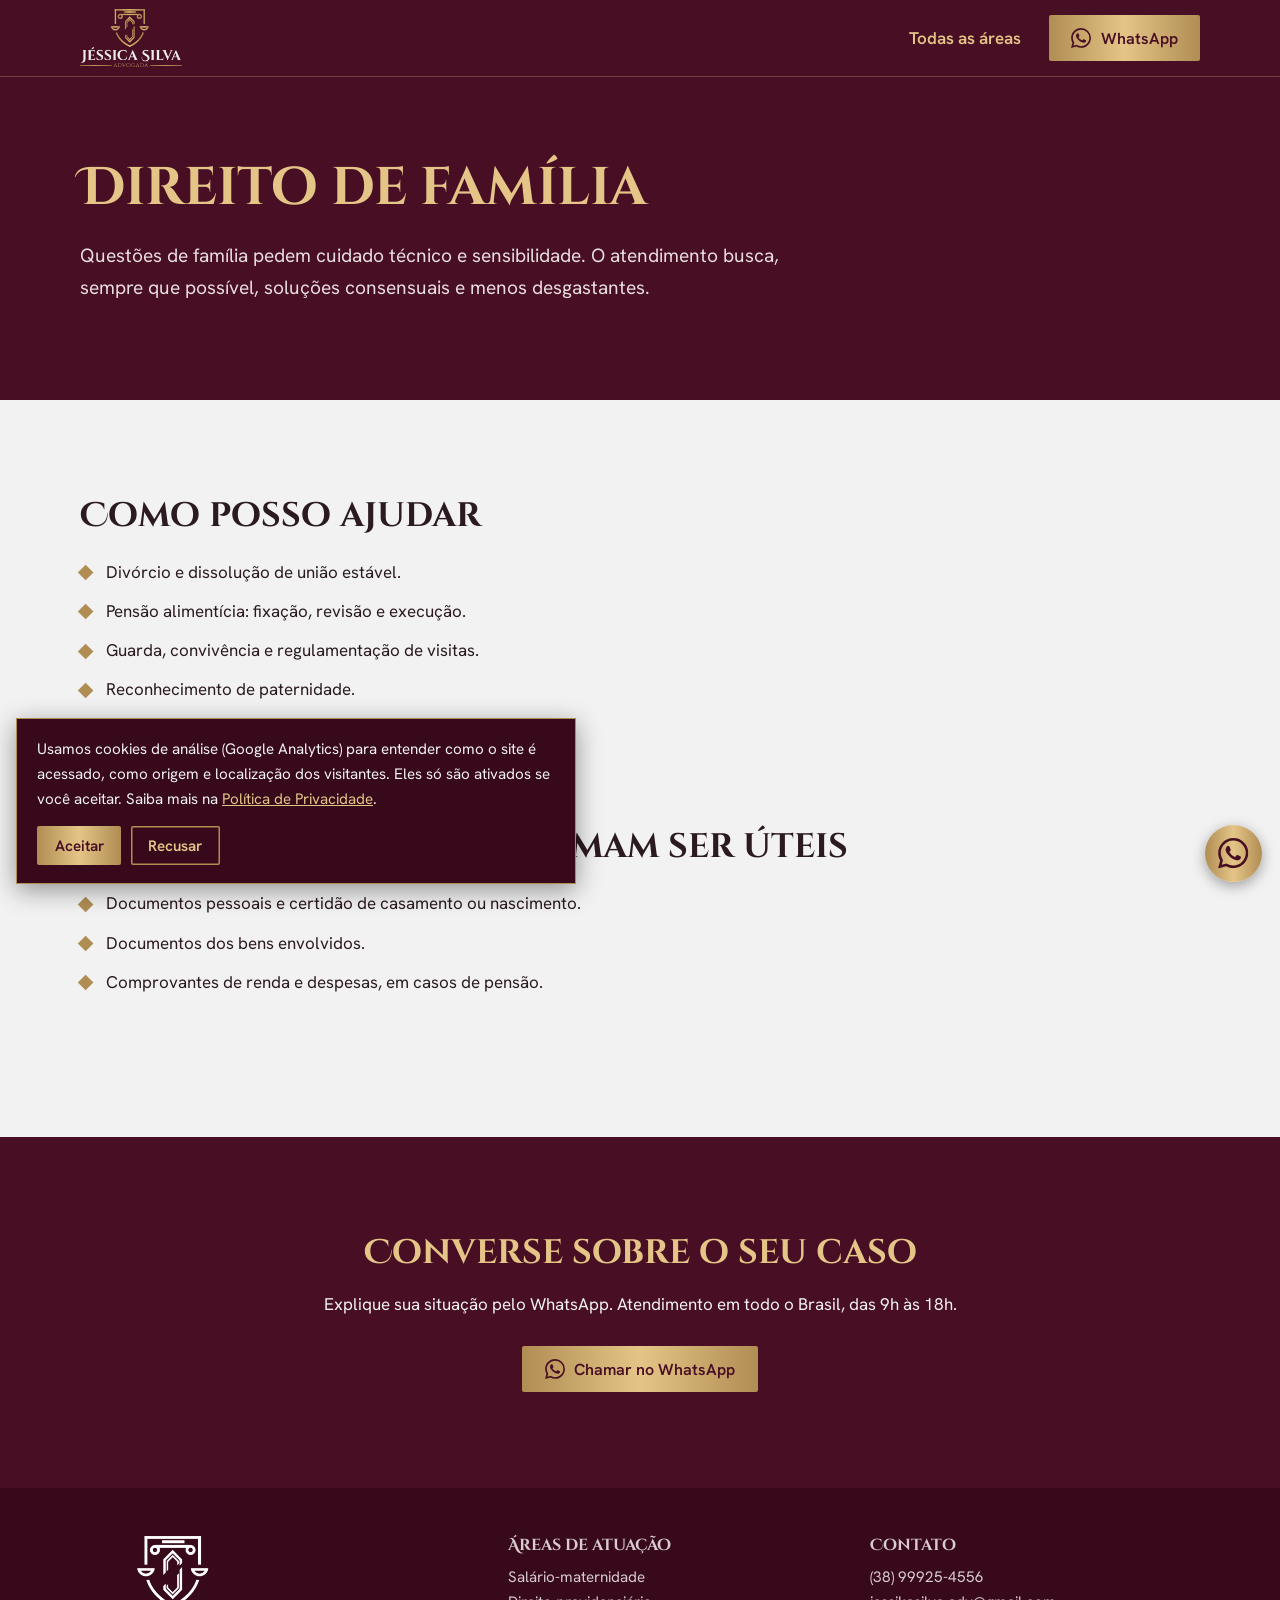
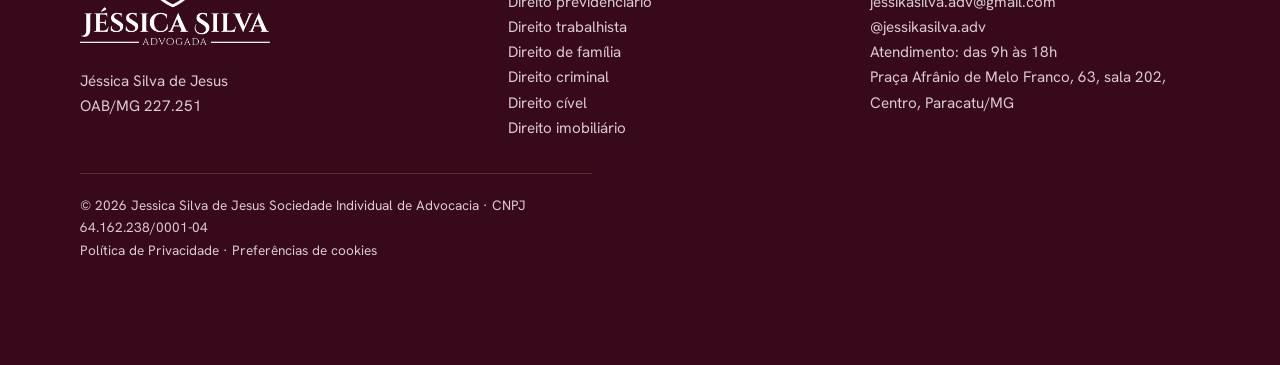
<file: direito-de-familia.html>
<!doctype html><html lang="pt-BR"><head><!-- Google tag (gtag.js) -->
<script async src="https://www.googletagmanager.com/gtag/js?id=G-FT4Z8Q6X6H"></script>
<script>
  window.dataLayer = window.dataLayer || [];
  function gtag(){dataLayer.push(arguments);}
  gtag('js', new Date());

  gtag('config', 'G-FT4Z8Q6X6H');
</script>
<meta charset="utf-8"><meta name="viewport" content="width=device-width,initial-scale=1"><title>Direito de família | Jéssica Silva Advogada</title><meta name="description" content="Questões de família pedem cuidado técnico e sensibilidade. O atendimento busca, sempre que possível, soluções consensuais e menos desgastantes."><meta name="theme-color" content="#480E23"><link rel="icon" type="image/png" href="assets/favicon.png"><link rel="preconnect" href="https://fonts.googleapis.com"><link rel="preconnect" href="https://fonts.gstatic.com" crossorigin><link href="https://fonts.googleapis.com/css2?family=Cinzel+Decorative:wght@400;700;900&family=Hanken+Grotesk:wght@400;500;600&display=swap" rel="stylesheet"><link rel="stylesheet" href="assets/style.css"></head><body><svg style="display:none"><symbol id="zap" viewBox="0 0 24 24"><path d="M17.472 14.382c-.297-.149-1.758-.867-2.03-.967-.273-.099-.471-.148-.67.15-.197.297-.767.966-.94 1.164-.173.199-.347.223-.644.075-.297-.15-1.255-.463-2.39-1.475-.883-.788-1.48-1.761-1.653-2.059-.173-.297-.018-.458.13-.606.134-.133.298-.347.446-.52.149-.174.198-.298.298-.497.099-.198.05-.371-.025-.52-.075-.149-.669-1.612-.916-2.207-.242-.579-.487-.5-.669-.51-.173-.008-.371-.01-.57-.01-.198 0-.52.074-.792.372-.272.297-1.04 1.016-1.04 2.479 0 1.462 1.065 2.875 1.213 3.074.149.198 2.096 3.2 5.077 4.487.709.306 1.262.489 1.694.625.712.227 1.36.195 1.871.118.571-.085 1.758-.719 2.006-1.413.248-.694.248-1.289.173-1.413-.074-.124-.272-.198-.57-.347m-5.421 7.403h-.004a9.87 9.87 0 01-5.031-1.378l-.361-.214-3.741.982.998-3.648-.235-.374a9.86 9.86 0 01-1.51-5.26c.001-5.45 4.436-9.884 9.888-9.884 2.64 0 5.122 1.03 6.988 2.898a9.825 9.825 0 012.893 6.994c-.003 5.45-4.437 9.884-9.885 9.884m8.413-18.297A11.815 11.815 0 0012.05 0C5.495 0 .16 5.335.157 11.892c0 2.096.547 4.142 1.588 5.945L.057 24l6.305-1.654a11.882 11.882 0 005.683 1.448h.005c6.554 0 11.89-5.335 11.893-11.893a11.821 11.821 0 00-3.48-8.413Z"/></symbol></svg><header class="top"><div class="wrap"><a href="index.html" aria-label="Jéssica Silva Advogada, página inicial"><img src="assets/logo.png" alt="Jéssica Silva Advogada" width="720" height="410"></a><nav><a class="voltar" href="index.html#areas">Todas as áreas</a><a class="btn" href="https://wa.me/5538999254556?text=Ol%C3%A1%2C%20Dra.%20J%C3%A9ssica%21%20Vim%20pelo%20site%20e%20gostaria%20de%20conversar%20sobre%20o%20meu%20caso." target="_blank" rel="noopener"><svg aria-hidden="true"><use href="#zap"/></svg>WhatsApp</a></nav></div></header><section class="dark hero" style="padding-block:clamp(3rem,7vw,5rem)"><div class="wrap"><h1>Direito de família</h1><p style="margin-top:1.25rem">Questões de família pedem cuidado técnico e sensibilidade. O atendimento busca, sempre que possível, soluções consensuais e menos desgastantes.</p></div></section><section class="sec"><div class="wrap"><h2>Como posso ajudar</h2><ul class="lista"><li>Divórcio e dissolução de união estável.</li><li>Pensão alimentícia: fixação, revisão e execução.</li><li>Guarda, convivência e regulamentação de visitas.</li><li>Reconhecimento de paternidade.</li><li>Partilha de bens.</li><li>Inventário e partilha de herança.</li></ul><h2>Documentos que costumam ser úteis</h2><ul class="lista"><li>Documentos pessoais e certidão de casamento ou nascimento.</li><li>Documentos dos bens envolvidos.</li><li>Comprovantes de renda e despesas, em casos de pensão.</li></ul></div></section><section class="dark sec cta"><div class="wrap"><h2>Converse sobre o seu caso</h2><p>Explique sua situação pelo WhatsApp. Atendimento em todo o Brasil, das 9h às 18h.</p><div class="acoes"><a class="btn" href="https://wa.me/5538999254556?text=Ol%C3%A1%2C%20Dra.%20J%C3%A9ssica%21%20Gostaria%20de%20orienta%C3%A7%C3%A3o%20sobre%20uma%20quest%C3%A3o%20de%20fam%C3%ADlia." target="_blank" rel="noopener"><svg aria-hidden="true"><use href="#zap"/></svg>Chamar no WhatsApp</a></div></div></section><footer><div class="wrap"><div><img src="assets/logo-branca.png" alt="Jéssica Silva Advogada" width="720" height="410"><p>Jéssica Silva de Jesus<br>OAB/MG 227.251</p></div>
<div><h3>Áreas de atuação</h3><ul><li><a href="salario-maternidade.html">Salário-maternidade</a></li><li><a href="previdenciario.html">Direito previdenciário</a></li><li><a href="trabalhista.html">Direito trabalhista</a></li><li><a href="direito-de-familia.html">Direito de família</a></li><li><a href="criminal.html">Direito criminal</a></li><li><a href="civel.html">Direito cível</a></li><li><a href="imobiliario.html">Direito imobiliário</a></li></ul></div>
<div><h3>Contato</h3><ul><li><a href="https://wa.me/5538999254556?text=Ol%C3%A1%2C%20Dra.%20J%C3%A9ssica%21%20Vim%20pelo%20site%20e%20gostaria%20de%20conversar%20sobre%20o%20meu%20caso." target="_blank" rel="noopener">(38) 99925-4556</a></li><li><a href="mailto:jessikasilva.adv@gmail.com">jessikasilva.adv@gmail.com</a></li><li><a href="https://www.instagram.com/jessikasilva.adv/" target="_blank" rel="noopener">@jessikasilva.adv</a></li><li>Atendimento: das 9h às 18h</li><li>Praça Afrânio de Melo Franco, 63, sala 202, Centro, Paracatu/MG</li></ul></div>
<p class="legal">© 2026 Jessica Silva de Jesus Sociedade Individual de Advocacia · CNPJ 64.162.238/0001-04<br><a href="politica-de-privacidade.html">Política de Privacidade</a> · <a href="#" id="ck-open">Preferências de cookies</a></p></div></footer><a class="zap" href="https://wa.me/5538999254556?text=Ol%C3%A1%2C%20Dra.%20J%C3%A9ssica%21%20Vim%20pelo%20site%20e%20gostaria%20de%20conversar%20sobre%20o%20meu%20caso." target="_blank" rel="noopener" aria-label="Falar no WhatsApp"><svg aria-hidden="true"><use href="#zap"/></svg></a><div id="ck" class="ckb" role="dialog" aria-label="Aviso de cookies" hidden><p>Usamos cookies de análise (Google Analytics) para entender como o site é acessado, como origem e localização dos visitantes. Eles só são ativados se você aceitar. Saiba mais na <a href="politica-de-privacidade.html">Política de Privacidade</a>.</p><div class="acoes"><button class="btn" id="ck-yes" type="button">Aceitar</button><button class="btn alt" id="ck-no" type="button">Recusar</button></div></div><script src="assets/cookies.js" defer></script></body></html>
</file>
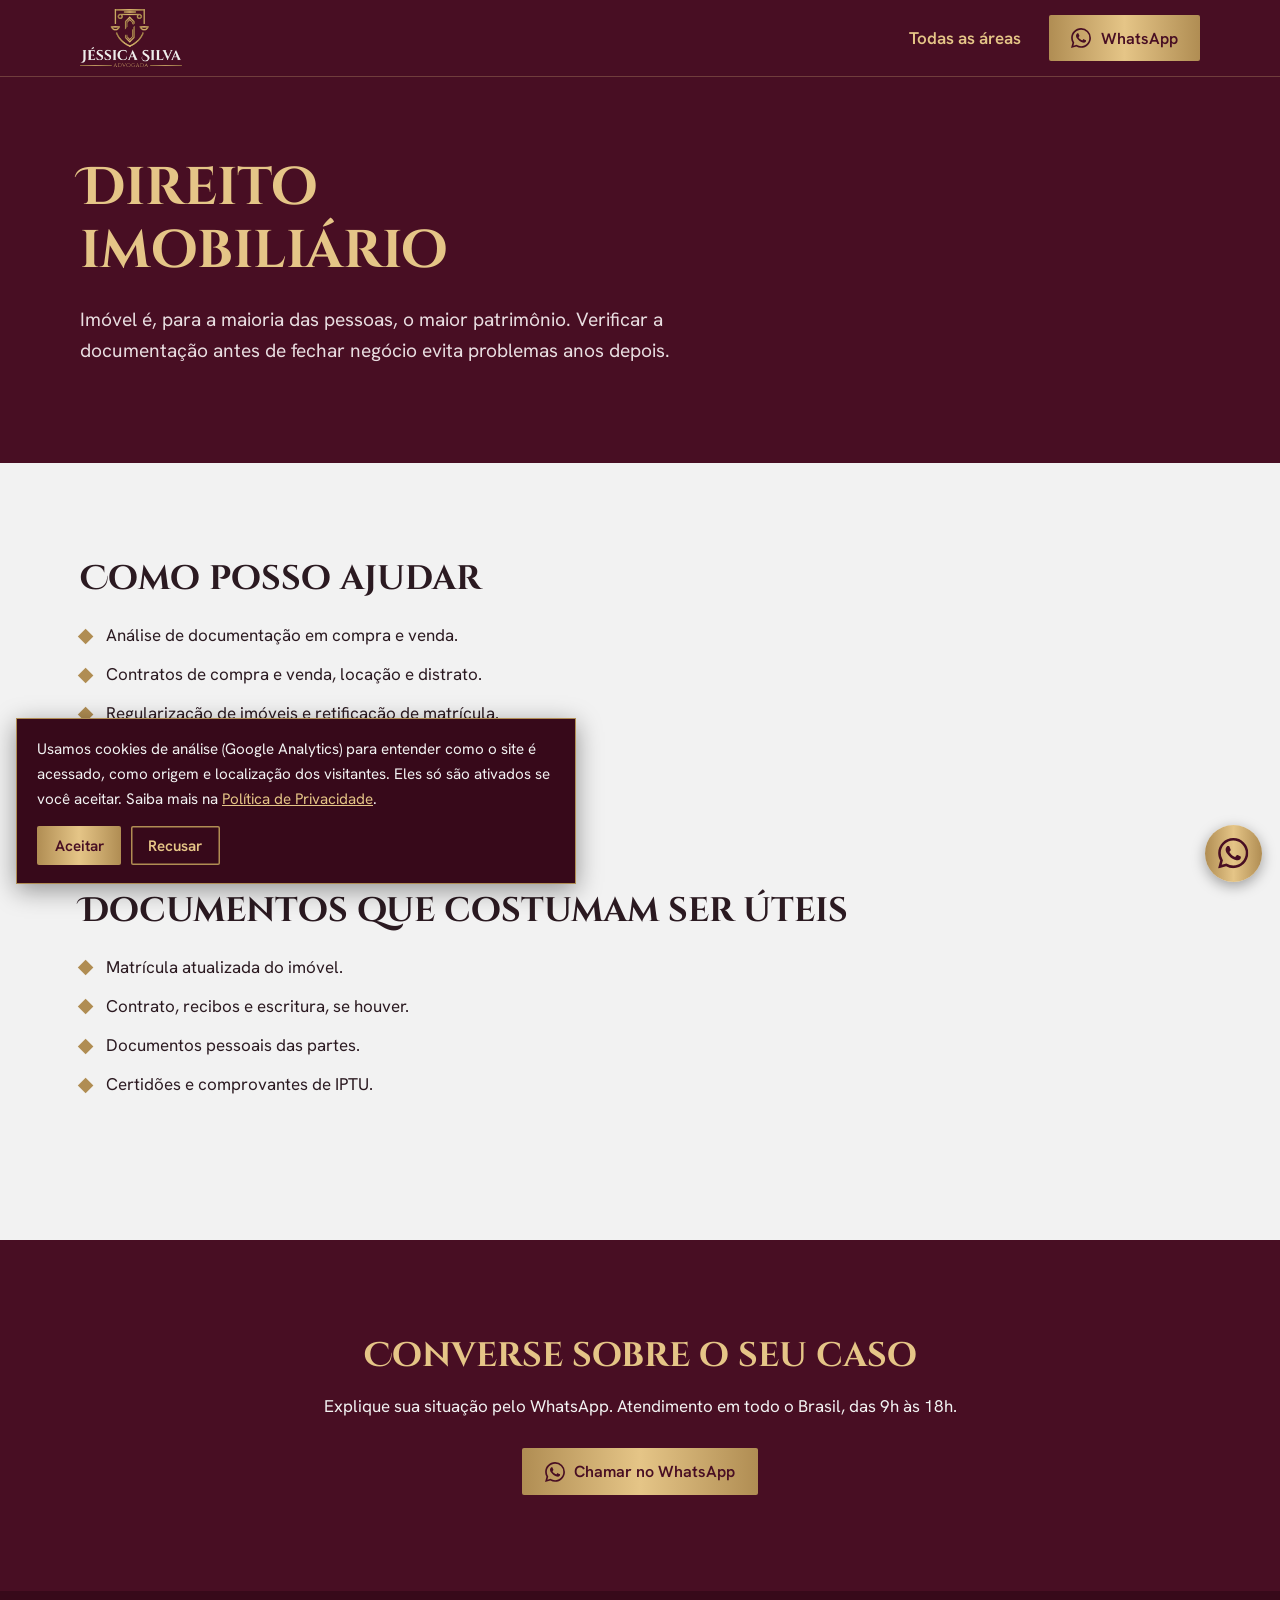
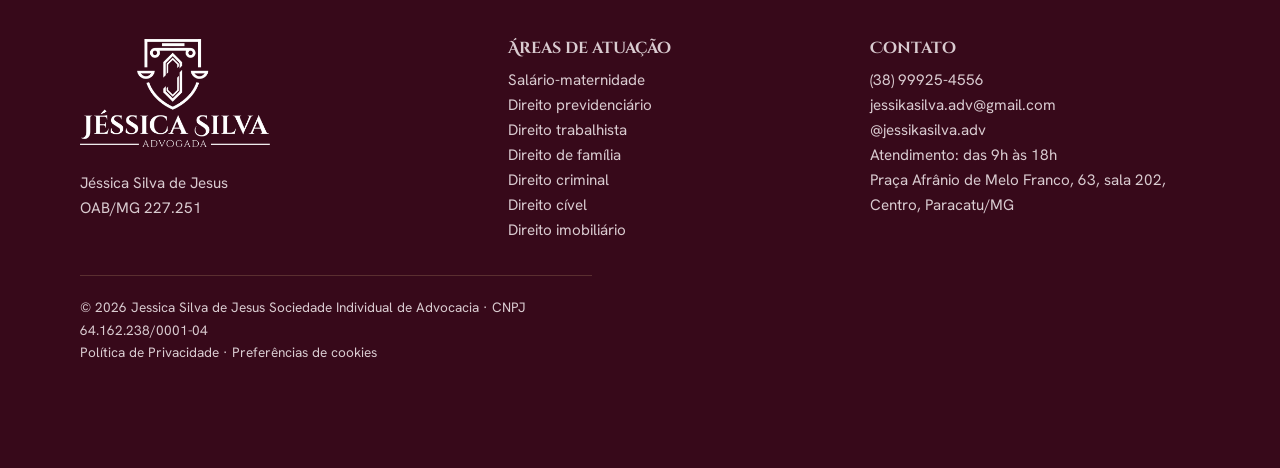
<file: imobiliario.html>
<!doctype html><html lang="pt-BR"><head><!-- Google tag (gtag.js) -->
<script async src="https://www.googletagmanager.com/gtag/js?id=G-FT4Z8Q6X6H"></script>
<script>
  window.dataLayer = window.dataLayer || [];
  function gtag(){dataLayer.push(arguments);}
  gtag('js', new Date());

  gtag('config', 'G-FT4Z8Q6X6H');
</script>
<meta charset="utf-8"><meta name="viewport" content="width=device-width,initial-scale=1"><title>Direito imobiliário | Jéssica Silva Advogada</title><meta name="description" content="Imóvel é, para a maioria das pessoas, o maior patrimônio. Verificar a documentação antes de fechar negócio evita problemas anos depois."><meta name="theme-color" content="#480E23"><link rel="icon" type="image/png" href="assets/favicon.png"><link rel="preconnect" href="https://fonts.googleapis.com"><link rel="preconnect" href="https://fonts.gstatic.com" crossorigin><link href="https://fonts.googleapis.com/css2?family=Cinzel+Decorative:wght@400;700;900&family=Hanken+Grotesk:wght@400;500;600&display=swap" rel="stylesheet"><link rel="stylesheet" href="assets/style.css"></head><body><svg style="display:none"><symbol id="zap" viewBox="0 0 24 24"><path d="M17.472 14.382c-.297-.149-1.758-.867-2.03-.967-.273-.099-.471-.148-.67.15-.197.297-.767.966-.94 1.164-.173.199-.347.223-.644.075-.297-.15-1.255-.463-2.39-1.475-.883-.788-1.48-1.761-1.653-2.059-.173-.297-.018-.458.13-.606.134-.133.298-.347.446-.52.149-.174.198-.298.298-.497.099-.198.05-.371-.025-.52-.075-.149-.669-1.612-.916-2.207-.242-.579-.487-.5-.669-.51-.173-.008-.371-.01-.57-.01-.198 0-.52.074-.792.372-.272.297-1.04 1.016-1.04 2.479 0 1.462 1.065 2.875 1.213 3.074.149.198 2.096 3.2 5.077 4.487.709.306 1.262.489 1.694.625.712.227 1.36.195 1.871.118.571-.085 1.758-.719 2.006-1.413.248-.694.248-1.289.173-1.413-.074-.124-.272-.198-.57-.347m-5.421 7.403h-.004a9.87 9.87 0 01-5.031-1.378l-.361-.214-3.741.982.998-3.648-.235-.374a9.86 9.86 0 01-1.51-5.26c.001-5.45 4.436-9.884 9.888-9.884 2.64 0 5.122 1.03 6.988 2.898a9.825 9.825 0 012.893 6.994c-.003 5.45-4.437 9.884-9.885 9.884m8.413-18.297A11.815 11.815 0 0012.05 0C5.495 0 .16 5.335.157 11.892c0 2.096.547 4.142 1.588 5.945L.057 24l6.305-1.654a11.882 11.882 0 005.683 1.448h.005c6.554 0 11.89-5.335 11.893-11.893a11.821 11.821 0 00-3.48-8.413Z"/></symbol></svg><header class="top"><div class="wrap"><a href="index.html" aria-label="Jéssica Silva Advogada, página inicial"><img src="assets/logo.png" alt="Jéssica Silva Advogada" width="720" height="410"></a><nav><a class="voltar" href="index.html#areas">Todas as áreas</a><a class="btn" href="https://wa.me/5538999254556?text=Ol%C3%A1%2C%20Dra.%20J%C3%A9ssica%21%20Vim%20pelo%20site%20e%20gostaria%20de%20conversar%20sobre%20o%20meu%20caso." target="_blank" rel="noopener"><svg aria-hidden="true"><use href="#zap"/></svg>WhatsApp</a></nav></div></header><section class="dark hero" style="padding-block:clamp(3rem,7vw,5rem)"><div class="wrap"><h1>Direito imobiliário</h1><p style="margin-top:1.25rem">Imóvel é, para a maioria das pessoas, o maior patrimônio. Verificar a documentação antes de fechar negócio evita problemas anos depois.</p></div></section><section class="sec"><div class="wrap"><h2>Como posso ajudar</h2><ul class="lista"><li>Análise de documentação em compra e venda.</li><li>Contratos de compra e venda, locação e distrato.</li><li>Regularização de imóveis e retificação de matrícula.</li><li>Usucapião.</li><li>Ações de despejo e cobrança de aluguéis.</li><li>Disputas de posse e de divisas.</li></ul><h2>Documentos que costumam ser úteis</h2><ul class="lista"><li>Matrícula atualizada do imóvel.</li><li>Contrato, recibos e escritura, se houver.</li><li>Documentos pessoais das partes.</li><li>Certidões e comprovantes de IPTU.</li></ul></div></section><section class="dark sec cta"><div class="wrap"><h2>Converse sobre o seu caso</h2><p>Explique sua situação pelo WhatsApp. Atendimento em todo o Brasil, das 9h às 18h.</p><div class="acoes"><a class="btn" href="https://wa.me/5538999254556?text=Ol%C3%A1%2C%20Dra.%20J%C3%A9ssica%21%20Gostaria%20de%20orienta%C3%A7%C3%A3o%20sobre%20uma%20quest%C3%A3o%20imobili%C3%A1ria." target="_blank" rel="noopener"><svg aria-hidden="true"><use href="#zap"/></svg>Chamar no WhatsApp</a></div></div></section><footer><div class="wrap"><div><img src="assets/logo-branca.png" alt="Jéssica Silva Advogada" width="720" height="410"><p>Jéssica Silva de Jesus<br>OAB/MG 227.251</p></div>
<div><h3>Áreas de atuação</h3><ul><li><a href="salario-maternidade.html">Salário-maternidade</a></li><li><a href="previdenciario.html">Direito previdenciário</a></li><li><a href="trabalhista.html">Direito trabalhista</a></li><li><a href="direito-de-familia.html">Direito de família</a></li><li><a href="criminal.html">Direito criminal</a></li><li><a href="civel.html">Direito cível</a></li><li><a href="imobiliario.html">Direito imobiliário</a></li></ul></div>
<div><h3>Contato</h3><ul><li><a href="https://wa.me/5538999254556?text=Ol%C3%A1%2C%20Dra.%20J%C3%A9ssica%21%20Vim%20pelo%20site%20e%20gostaria%20de%20conversar%20sobre%20o%20meu%20caso." target="_blank" rel="noopener">(38) 99925-4556</a></li><li><a href="mailto:jessikasilva.adv@gmail.com">jessikasilva.adv@gmail.com</a></li><li><a href="https://www.instagram.com/jessikasilva.adv/" target="_blank" rel="noopener">@jessikasilva.adv</a></li><li>Atendimento: das 9h às 18h</li><li>Praça Afrânio de Melo Franco, 63, sala 202, Centro, Paracatu/MG</li></ul></div>
<p class="legal">© 2026 Jessica Silva de Jesus Sociedade Individual de Advocacia · CNPJ 64.162.238/0001-04<br><a href="politica-de-privacidade.html">Política de Privacidade</a> · <a href="#" id="ck-open">Preferências de cookies</a></p></div></footer><a class="zap" href="https://wa.me/5538999254556?text=Ol%C3%A1%2C%20Dra.%20J%C3%A9ssica%21%20Vim%20pelo%20site%20e%20gostaria%20de%20conversar%20sobre%20o%20meu%20caso." target="_blank" rel="noopener" aria-label="Falar no WhatsApp"><svg aria-hidden="true"><use href="#zap"/></svg></a><div id="ck" class="ckb" role="dialog" aria-label="Aviso de cookies" hidden><p>Usamos cookies de análise (Google Analytics) para entender como o site é acessado, como origem e localização dos visitantes. Eles só são ativados se você aceitar. Saiba mais na <a href="politica-de-privacidade.html">Política de Privacidade</a>.</p><div class="acoes"><button class="btn" id="ck-yes" type="button">Aceitar</button><button class="btn alt" id="ck-no" type="button">Recusar</button></div></div><script src="assets/cookies.js" defer></script></body></html>
</file>
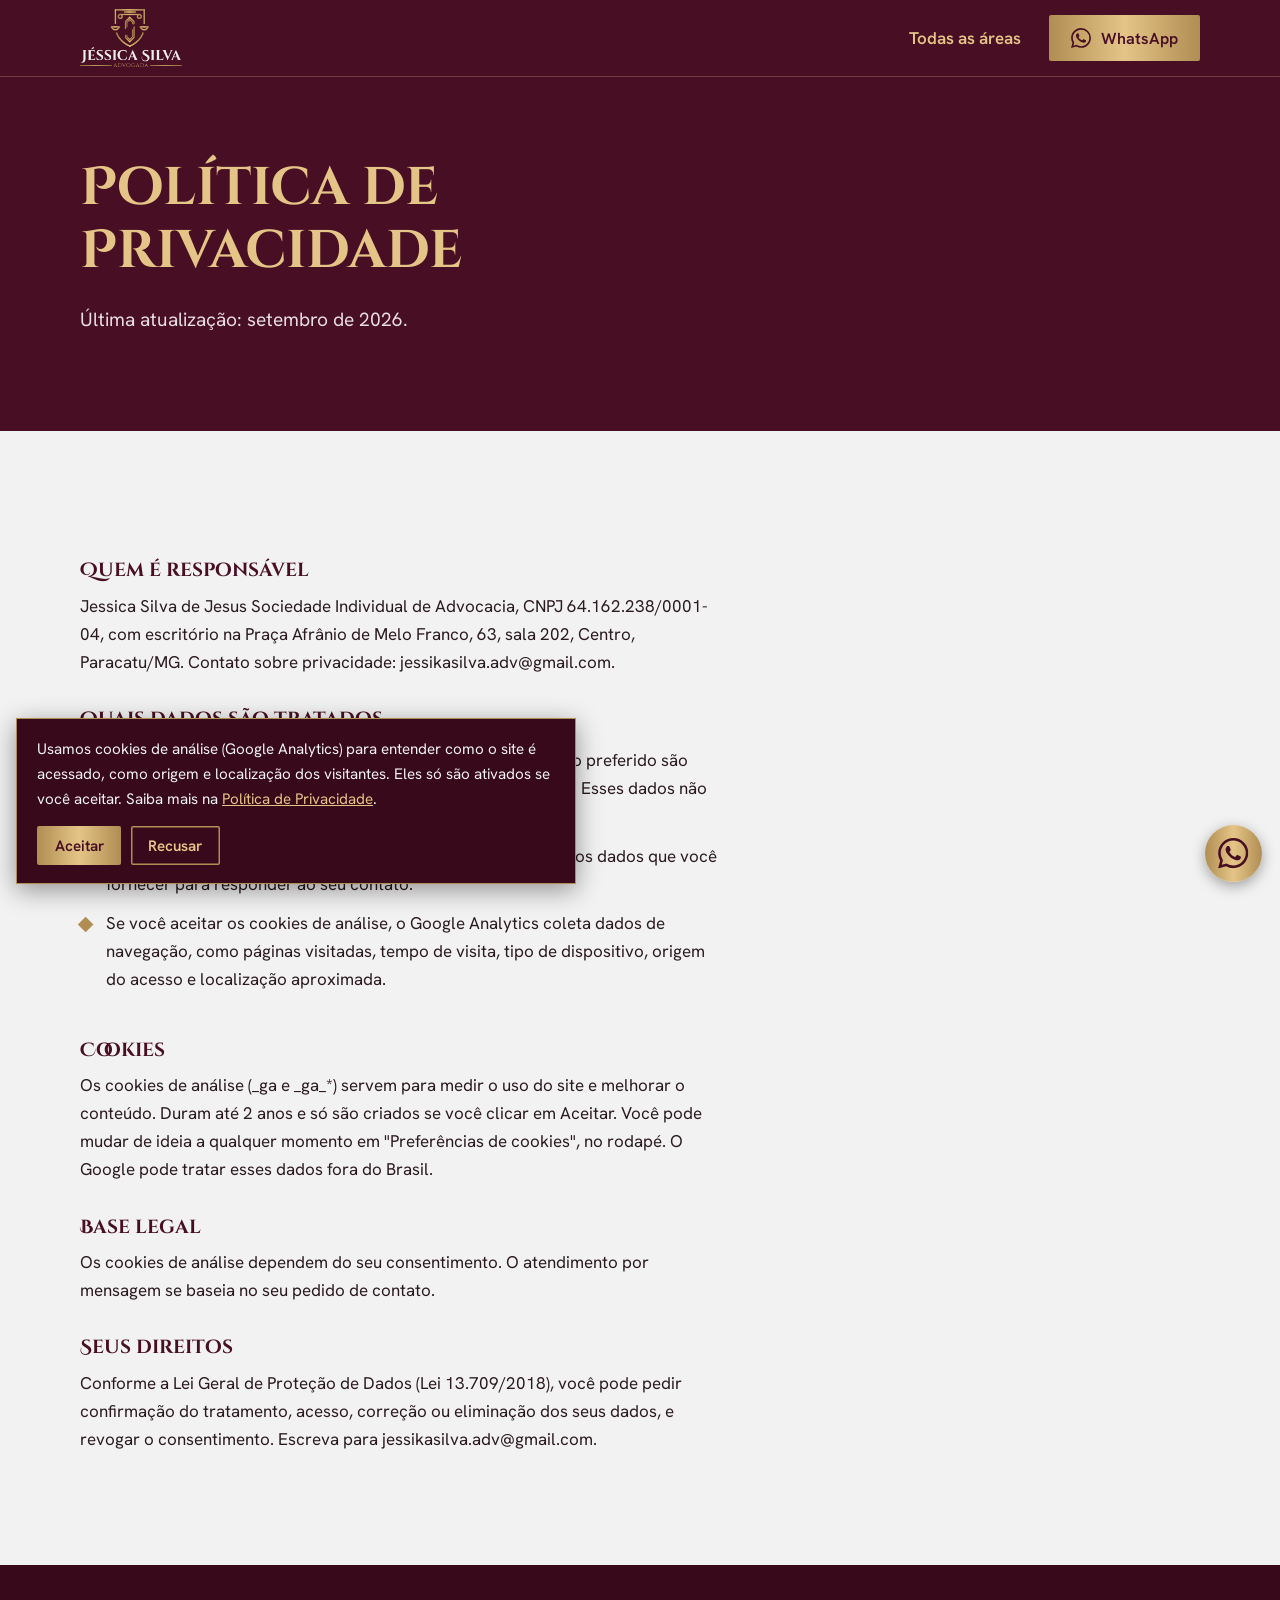
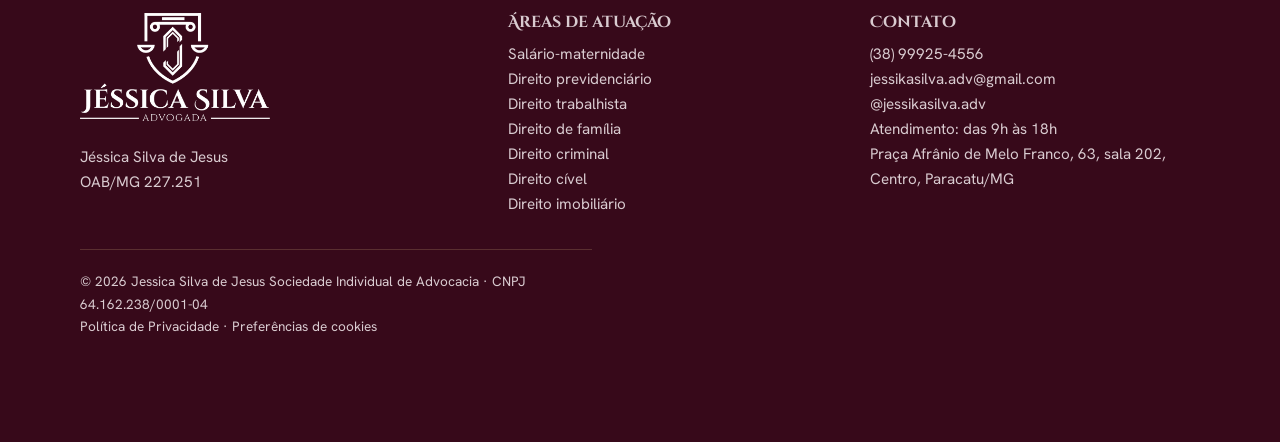
<file: politica-de-privacidade.html>
<!doctype html><html lang="pt-BR"><head><!-- Google tag (gtag.js) -->
<script async src="https://www.googletagmanager.com/gtag/js?id=G-FT4Z8Q6X6H"></script>
<script>
  window.dataLayer = window.dataLayer || [];
  function gtag(){dataLayer.push(arguments);}
  gtag('js', new Date());

  gtag('config', 'G-FT4Z8Q6X6H');
</script>
<meta charset="utf-8"><meta name="viewport" content="width=device-width,initial-scale=1"><title>Política de Privacidade | Jéssica Silva Advogada</title><meta name="description" content="Como este site trata dados pessoais e cookies, conforme a LGPD."><meta name="theme-color" content="#480E23"><link rel="icon" type="image/png" href="assets/favicon.png"><link rel="preconnect" href="https://fonts.googleapis.com"><link rel="preconnect" href="https://fonts.gstatic.com" crossorigin><link href="https://fonts.googleapis.com/css2?family=Cinzel+Decorative:wght@400;700;900&family=Hanken+Grotesk:wght@400;500;600&display=swap" rel="stylesheet"><link rel="stylesheet" href="assets/style.css"></head><body><svg style="display:none"><symbol id="zap" viewBox="0 0 24 24"><path d="M17.472 14.382c-.297-.149-1.758-.867-2.03-.967-.273-.099-.471-.148-.67.15-.197.297-.767.966-.94 1.164-.173.199-.347.223-.644.075-.297-.15-1.255-.463-2.39-1.475-.883-.788-1.48-1.761-1.653-2.059-.173-.297-.018-.458.13-.606.134-.133.298-.347.446-.52.149-.174.198-.298.298-.497.099-.198.05-.371-.025-.52-.075-.149-.669-1.612-.916-2.207-.242-.579-.487-.5-.669-.51-.173-.008-.371-.01-.57-.01-.198 0-.52.074-.792.372-.272.297-1.04 1.016-1.04 2.479 0 1.462 1.065 2.875 1.213 3.074.149.198 2.096 3.2 5.077 4.487.709.306 1.262.489 1.694.625.712.227 1.36.195 1.871.118.571-.085 1.758-.719 2.006-1.413.248-.694.248-1.289.173-1.413-.074-.124-.272-.198-.57-.347m-5.421 7.403h-.004a9.87 9.87 0 01-5.031-1.378l-.361-.214-3.741.982.998-3.648-.235-.374a9.86 9.86 0 01-1.51-5.26c.001-5.45 4.436-9.884 9.888-9.884 2.64 0 5.122 1.03 6.988 2.898a9.825 9.825 0 012.893 6.994c-.003 5.45-4.437 9.884-9.885 9.884m8.413-18.297A11.815 11.815 0 0012.05 0C5.495 0 .16 5.335.157 11.892c0 2.096.547 4.142 1.588 5.945L.057 24l6.305-1.654a11.882 11.882 0 005.683 1.448h.005c6.554 0 11.89-5.335 11.893-11.893a11.821 11.821 0 00-3.48-8.413Z"/></symbol></svg><header class="top"><div class="wrap"><a href="index.html" aria-label="Jéssica Silva Advogada, página inicial"><img src="assets/logo.png" alt="Jéssica Silva Advogada" width="720" height="410"></a><nav><a class="voltar" href="index.html#areas">Todas as áreas</a><a class="btn" href="https://wa.me/5538999254556?text=Ol%C3%A1%2C%20Dra.%20J%C3%A9ssica%21%20Vim%20pelo%20site%20e%20gostaria%20de%20conversar%20sobre%20o%20meu%20caso." target="_blank" rel="noopener"><svg aria-hidden="true"><use href="#zap"/></svg>WhatsApp</a></nav></div></header><section class="dark hero" style="padding-block:clamp(3rem,7vw,5rem)"><div class="wrap"><h1>Política de Privacidade</h1><p style="margin-top:1.25rem">Última atualização: setembro de 2026.</p></div></section>
<section class="sec prosa"><div class="wrap">
<h2>Quem é responsável</h2><p>Jessica Silva de Jesus Sociedade Individual de Advocacia, CNPJ 64.162.238/0001-04, com escritório na Praça Afrânio de Melo Franco, 63, sala 202, Centro, Paracatu/MG. Contato sobre privacidade: jessikasilva.adv@gmail.com.</p>
<h2>Quais dados são tratados</h2><ul class="lista"><li>Ao usar o formulário de agendamento, nome, assunto e horário preferido são usados apenas para montar uma mensagem no seu WhatsApp. Esses dados não ficam armazenados neste site.</li><li>Ao falar conosco por WhatsApp, e-mail ou telefone, tratamos os dados que você fornecer para responder ao seu contato.</li><li>Se você aceitar os cookies de análise, o Google Analytics coleta dados de navegação, como páginas visitadas, tempo de visita, tipo de dispositivo, origem do acesso e localização aproximada.</li></ul>
<h2>Cookies</h2><p>Os cookies de análise (_ga e _ga_*) servem para medir o uso do site e melhorar o conteúdo. Duram até 2 anos e só são criados se você clicar em Aceitar. Você pode mudar de ideia a qualquer momento em "Preferências de cookies", no rodapé. O Google pode tratar esses dados fora do Brasil.</p>
<h2>Base legal</h2><p>Os cookies de análise dependem do seu consentimento. O atendimento por mensagem se baseia no seu pedido de contato.</p>
<h2>Seus direitos</h2><p>Conforme a Lei Geral de Proteção de Dados (Lei 13.709/2018), você pode pedir confirmação do tratamento, acesso, correção ou eliminação dos seus dados, e revogar o consentimento. Escreva para jessikasilva.adv@gmail.com.</p>
</div></section><footer><div class="wrap"><div><img src="assets/logo-branca.png" alt="Jéssica Silva Advogada" width="720" height="410"><p>Jéssica Silva de Jesus<br>OAB/MG 227.251</p></div>
<div><h3>Áreas de atuação</h3><ul><li><a href="salario-maternidade.html">Salário-maternidade</a></li><li><a href="previdenciario.html">Direito previdenciário</a></li><li><a href="trabalhista.html">Direito trabalhista</a></li><li><a href="direito-de-familia.html">Direito de família</a></li><li><a href="criminal.html">Direito criminal</a></li><li><a href="civel.html">Direito cível</a></li><li><a href="imobiliario.html">Direito imobiliário</a></li></ul></div>
<div><h3>Contato</h3><ul><li><a href="https://wa.me/5538999254556?text=Ol%C3%A1%2C%20Dra.%20J%C3%A9ssica%21%20Vim%20pelo%20site%20e%20gostaria%20de%20conversar%20sobre%20o%20meu%20caso." target="_blank" rel="noopener">(38) 99925-4556</a></li><li><a href="mailto:jessikasilva.adv@gmail.com">jessikasilva.adv@gmail.com</a></li><li><a href="https://www.instagram.com/jessikasilva.adv/" target="_blank" rel="noopener">@jessikasilva.adv</a></li><li>Atendimento: das 9h às 18h</li><li>Praça Afrânio de Melo Franco, 63, sala 202, Centro, Paracatu/MG</li></ul></div>
<p class="legal">© 2026 Jessica Silva de Jesus Sociedade Individual de Advocacia · CNPJ 64.162.238/0001-04<br><a href="politica-de-privacidade.html">Política de Privacidade</a> · <a href="#" id="ck-open">Preferências de cookies</a></p></div></footer><a class="zap" href="https://wa.me/5538999254556?text=Ol%C3%A1%2C%20Dra.%20J%C3%A9ssica%21%20Vim%20pelo%20site%20e%20gostaria%20de%20conversar%20sobre%20o%20meu%20caso." target="_blank" rel="noopener" aria-label="Falar no WhatsApp"><svg aria-hidden="true"><use href="#zap"/></svg></a><div id="ck" class="ckb" role="dialog" aria-label="Aviso de cookies" hidden><p>Usamos cookies de análise (Google Analytics) para entender como o site é acessado, como origem e localização dos visitantes. Eles só são ativados se você aceitar. Saiba mais na <a href="politica-de-privacidade.html">Política de Privacidade</a>.</p><div class="acoes"><button class="btn" id="ck-yes" type="button">Aceitar</button><button class="btn alt" id="ck-no" type="button">Recusar</button></div></div><script src="assets/cookies.js" defer></script></body></html>
</file>
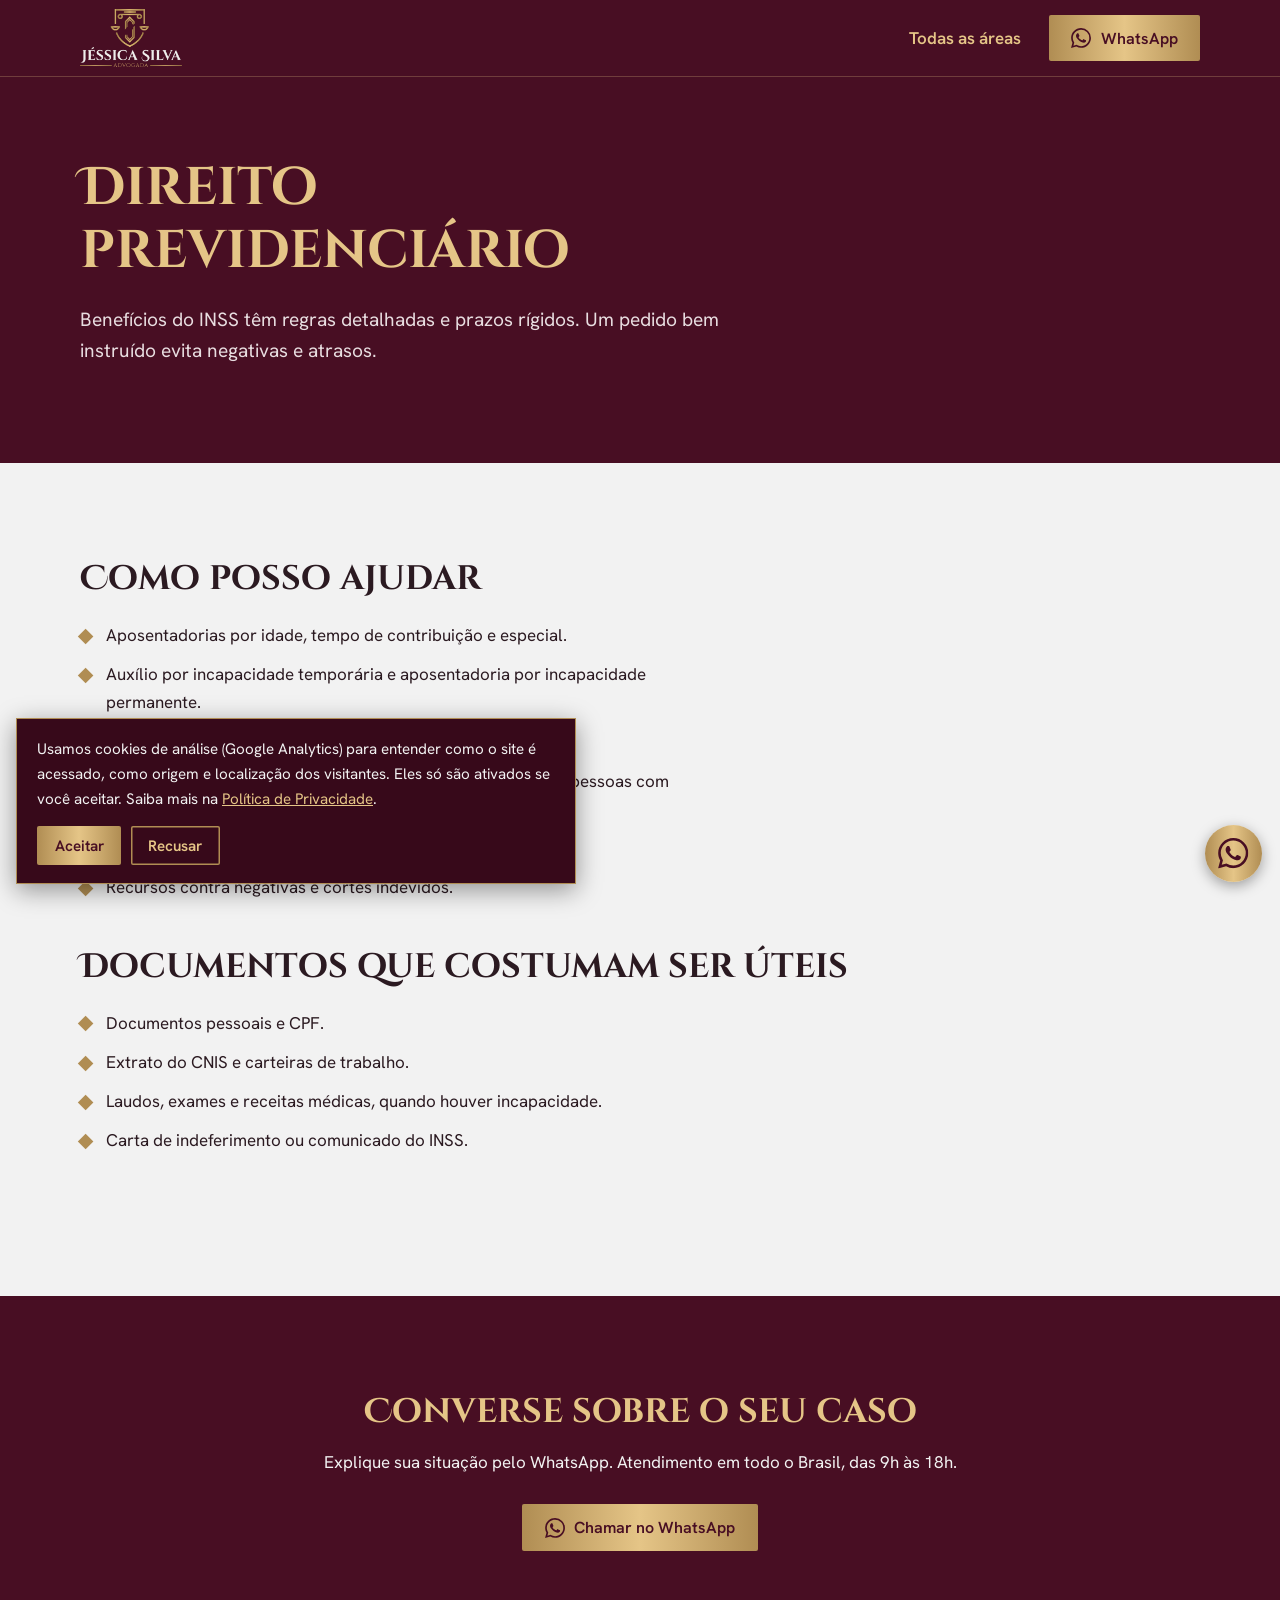
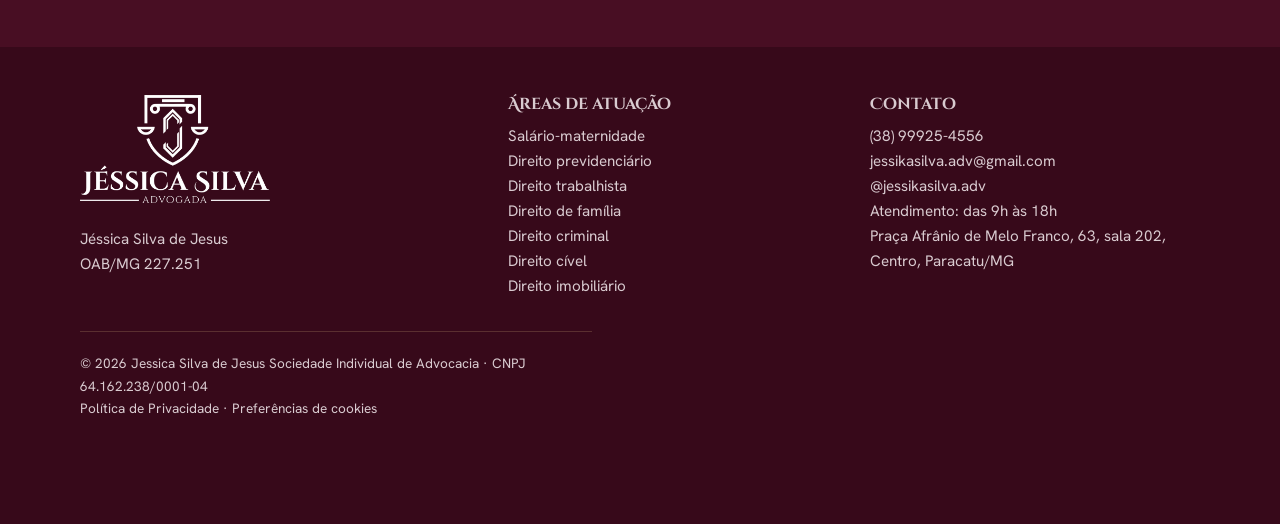
<file: previdenciario.html>
<!doctype html><html lang="pt-BR"><head><!-- Google tag (gtag.js) -->
<script async src="https://www.googletagmanager.com/gtag/js?id=G-FT4Z8Q6X6H"></script>
<script>
  window.dataLayer = window.dataLayer || [];
  function gtag(){dataLayer.push(arguments);}
  gtag('js', new Date());

  gtag('config', 'G-FT4Z8Q6X6H');
</script>
<meta charset="utf-8"><meta name="viewport" content="width=device-width,initial-scale=1"><title>Direito previdenciário | Jéssica Silva Advogada</title><meta name="description" content="Benefícios do INSS têm regras detalhadas e prazos rígidos. Um pedido bem instruído evita negativas e atrasos."><meta name="theme-color" content="#480E23"><link rel="icon" type="image/png" href="assets/favicon.png"><link rel="preconnect" href="https://fonts.googleapis.com"><link rel="preconnect" href="https://fonts.gstatic.com" crossorigin><link href="https://fonts.googleapis.com/css2?family=Cinzel+Decorative:wght@400;700;900&family=Hanken+Grotesk:wght@400;500;600&display=swap" rel="stylesheet"><link rel="stylesheet" href="assets/style.css"></head><body><svg style="display:none"><symbol id="zap" viewBox="0 0 24 24"><path d="M17.472 14.382c-.297-.149-1.758-.867-2.03-.967-.273-.099-.471-.148-.67.15-.197.297-.767.966-.94 1.164-.173.199-.347.223-.644.075-.297-.15-1.255-.463-2.39-1.475-.883-.788-1.48-1.761-1.653-2.059-.173-.297-.018-.458.13-.606.134-.133.298-.347.446-.52.149-.174.198-.298.298-.497.099-.198.05-.371-.025-.52-.075-.149-.669-1.612-.916-2.207-.242-.579-.487-.5-.669-.51-.173-.008-.371-.01-.57-.01-.198 0-.52.074-.792.372-.272.297-1.04 1.016-1.04 2.479 0 1.462 1.065 2.875 1.213 3.074.149.198 2.096 3.2 5.077 4.487.709.306 1.262.489 1.694.625.712.227 1.36.195 1.871.118.571-.085 1.758-.719 2.006-1.413.248-.694.248-1.289.173-1.413-.074-.124-.272-.198-.57-.347m-5.421 7.403h-.004a9.87 9.87 0 01-5.031-1.378l-.361-.214-3.741.982.998-3.648-.235-.374a9.86 9.86 0 01-1.51-5.26c.001-5.45 4.436-9.884 9.888-9.884 2.64 0 5.122 1.03 6.988 2.898a9.825 9.825 0 012.893 6.994c-.003 5.45-4.437 9.884-9.885 9.884m8.413-18.297A11.815 11.815 0 0012.05 0C5.495 0 .16 5.335.157 11.892c0 2.096.547 4.142 1.588 5.945L.057 24l6.305-1.654a11.882 11.882 0 005.683 1.448h.005c6.554 0 11.89-5.335 11.893-11.893a11.821 11.821 0 00-3.48-8.413Z"/></symbol></svg><header class="top"><div class="wrap"><a href="index.html" aria-label="Jéssica Silva Advogada, página inicial"><img src="assets/logo.png" alt="Jéssica Silva Advogada" width="720" height="410"></a><nav><a class="voltar" href="index.html#areas">Todas as áreas</a><a class="btn" href="https://wa.me/5538999254556?text=Ol%C3%A1%2C%20Dra.%20J%C3%A9ssica%21%20Vim%20pelo%20site%20e%20gostaria%20de%20conversar%20sobre%20o%20meu%20caso." target="_blank" rel="noopener"><svg aria-hidden="true"><use href="#zap"/></svg>WhatsApp</a></nav></div></header><section class="dark hero" style="padding-block:clamp(3rem,7vw,5rem)"><div class="wrap"><h1>Direito previdenciário</h1><p style="margin-top:1.25rem">Benefícios do INSS têm regras detalhadas e prazos rígidos. Um pedido bem instruído evita negativas e atrasos.</p></div></section><section class="sec"><div class="wrap"><h2>Como posso ajudar</h2><ul class="lista"><li>Aposentadorias por idade, tempo de contribuição e especial.</li><li>Auxílio por incapacidade temporária e aposentadoria por incapacidade permanente.</li><li>Pensão por morte.</li><li>Benefício de Prestação Continuada (BPC/LOAS) para idosos e pessoas com deficiência.</li><li>Revisão de benefícios já concedidos.</li><li>Recursos contra negativas e cortes indevidos.</li></ul><h2>Documentos que costumam ser úteis</h2><ul class="lista"><li>Documentos pessoais e CPF.</li><li>Extrato do CNIS e carteiras de trabalho.</li><li>Laudos, exames e receitas médicas, quando houver incapacidade.</li><li>Carta de indeferimento ou comunicado do INSS.</li></ul></div></section><section class="dark sec cta"><div class="wrap"><h2>Converse sobre o seu caso</h2><p>Explique sua situação pelo WhatsApp. Atendimento em todo o Brasil, das 9h às 18h.</p><div class="acoes"><a class="btn" href="https://wa.me/5538999254556?text=Ol%C3%A1%2C%20Dra.%20J%C3%A9ssica%21%20Preciso%20de%20orienta%C3%A7%C3%A3o%20sobre%20um%20benef%C3%ADcio%20do%20INSS." target="_blank" rel="noopener"><svg aria-hidden="true"><use href="#zap"/></svg>Chamar no WhatsApp</a></div></div></section><footer><div class="wrap"><div><img src="assets/logo-branca.png" alt="Jéssica Silva Advogada" width="720" height="410"><p>Jéssica Silva de Jesus<br>OAB/MG 227.251</p></div>
<div><h3>Áreas de atuação</h3><ul><li><a href="salario-maternidade.html">Salário-maternidade</a></li><li><a href="previdenciario.html">Direito previdenciário</a></li><li><a href="trabalhista.html">Direito trabalhista</a></li><li><a href="direito-de-familia.html">Direito de família</a></li><li><a href="criminal.html">Direito criminal</a></li><li><a href="civel.html">Direito cível</a></li><li><a href="imobiliario.html">Direito imobiliário</a></li></ul></div>
<div><h3>Contato</h3><ul><li><a href="https://wa.me/5538999254556?text=Ol%C3%A1%2C%20Dra.%20J%C3%A9ssica%21%20Vim%20pelo%20site%20e%20gostaria%20de%20conversar%20sobre%20o%20meu%20caso." target="_blank" rel="noopener">(38) 99925-4556</a></li><li><a href="mailto:jessikasilva.adv@gmail.com">jessikasilva.adv@gmail.com</a></li><li><a href="https://www.instagram.com/jessikasilva.adv/" target="_blank" rel="noopener">@jessikasilva.adv</a></li><li>Atendimento: das 9h às 18h</li><li>Praça Afrânio de Melo Franco, 63, sala 202, Centro, Paracatu/MG</li></ul></div>
<p class="legal">© 2026 Jessica Silva de Jesus Sociedade Individual de Advocacia · CNPJ 64.162.238/0001-04<br><a href="politica-de-privacidade.html">Política de Privacidade</a> · <a href="#" id="ck-open">Preferências de cookies</a></p></div></footer><a class="zap" href="https://wa.me/5538999254556?text=Ol%C3%A1%2C%20Dra.%20J%C3%A9ssica%21%20Vim%20pelo%20site%20e%20gostaria%20de%20conversar%20sobre%20o%20meu%20caso." target="_blank" rel="noopener" aria-label="Falar no WhatsApp"><svg aria-hidden="true"><use href="#zap"/></svg></a><div id="ck" class="ckb" role="dialog" aria-label="Aviso de cookies" hidden><p>Usamos cookies de análise (Google Analytics) para entender como o site é acessado, como origem e localização dos visitantes. Eles só são ativados se você aceitar. Saiba mais na <a href="politica-de-privacidade.html">Política de Privacidade</a>.</p><div class="acoes"><button class="btn" id="ck-yes" type="button">Aceitar</button><button class="btn alt" id="ck-no" type="button">Recusar</button></div></div><script src="assets/cookies.js" defer></script></body></html>
</file>
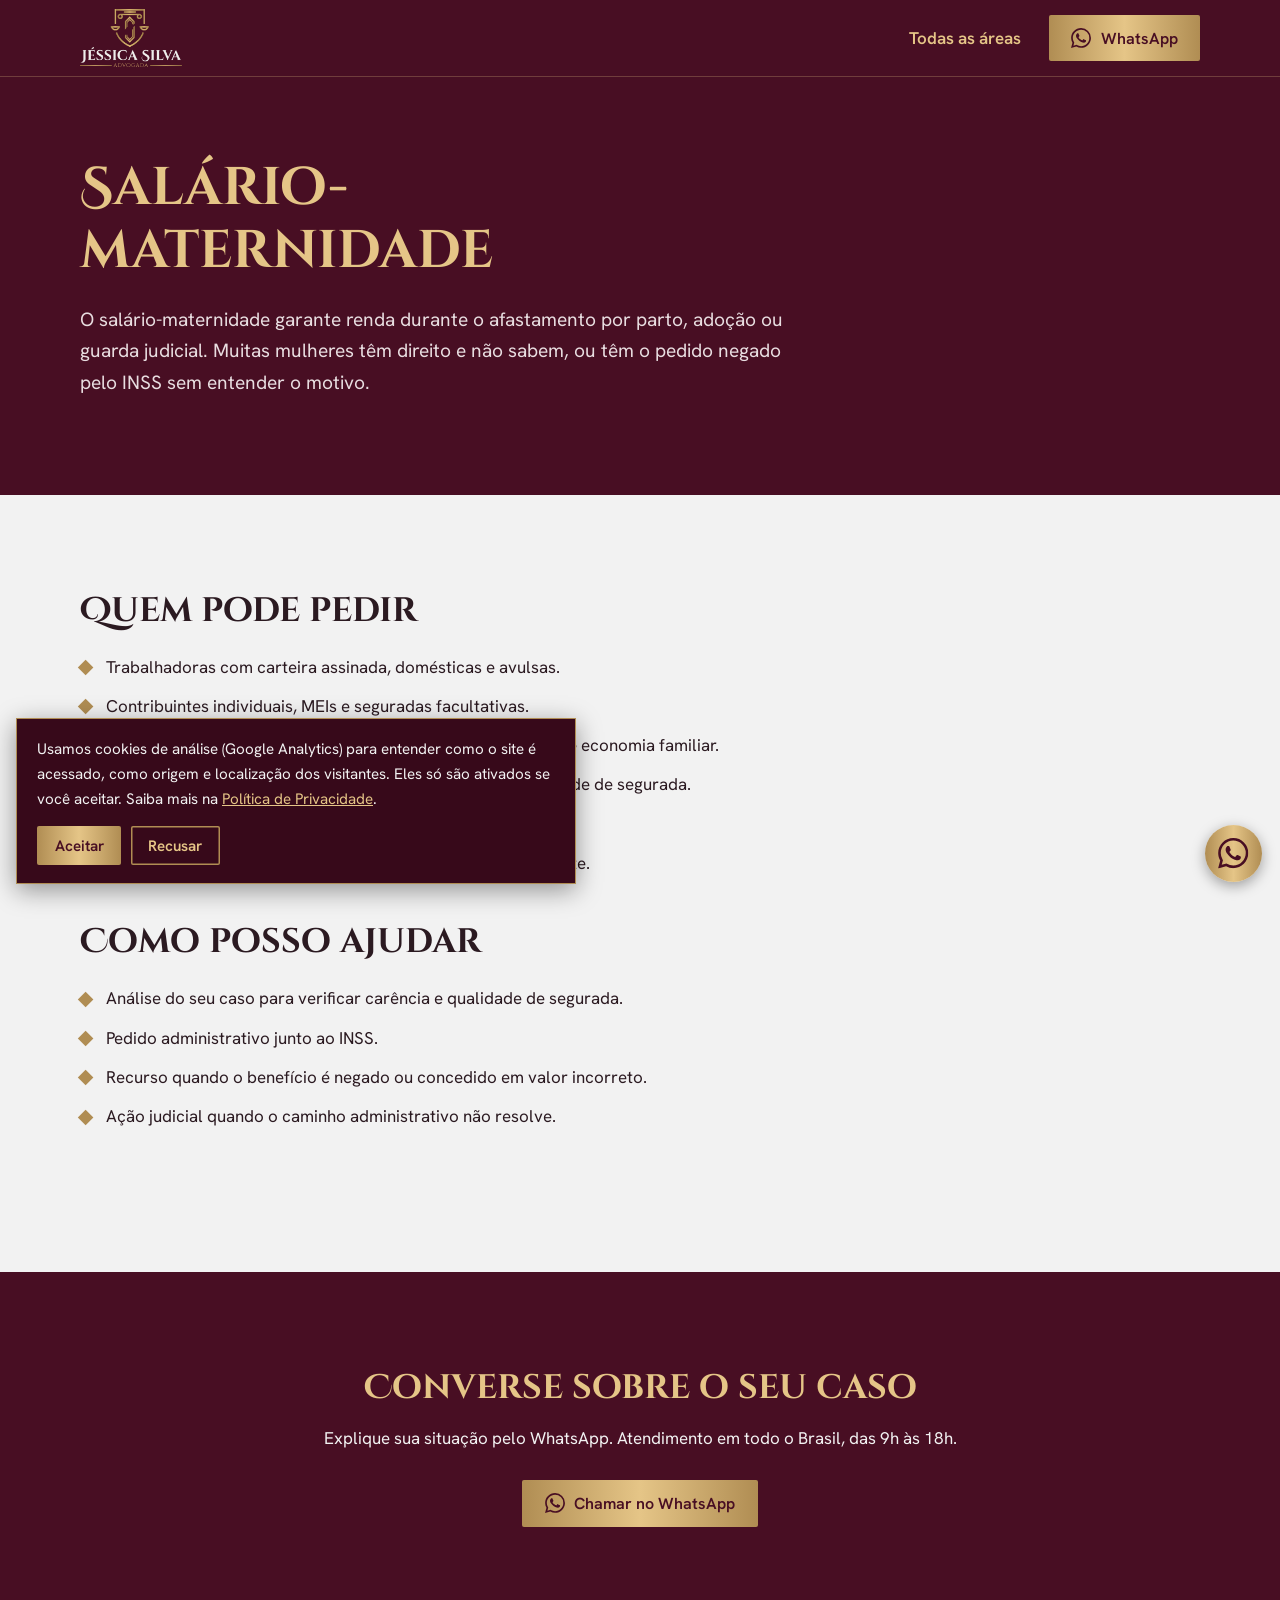
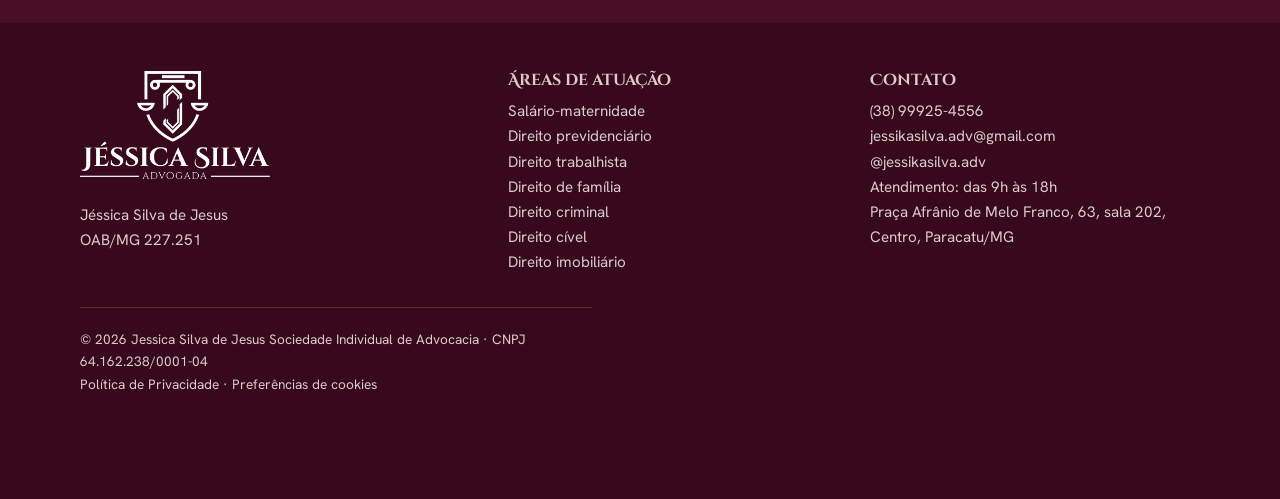
<file: salario-maternidade.html>
<!doctype html><html lang="pt-BR"><head><!-- Google tag (gtag.js) -->
<script async src="https://www.googletagmanager.com/gtag/js?id=G-FT4Z8Q6X6H"></script>
<script>
  window.dataLayer = window.dataLayer || [];
  function gtag(){dataLayer.push(arguments);}
  gtag('js', new Date());

  gtag('config', 'G-FT4Z8Q6X6H');
</script>
<meta charset="utf-8"><meta name="viewport" content="width=device-width,initial-scale=1"><title>Salário-maternidade | Jéssica Silva Advogada</title><meta name="description" content="O salário-maternidade garante renda durante o afastamento por parto, adoção ou guarda judicial. Muitas mulheres têm direito e não sabem, ou têm o pedido ne"><meta name="theme-color" content="#480E23"><link rel="icon" type="image/png" href="assets/favicon.png"><link rel="preconnect" href="https://fonts.googleapis.com"><link rel="preconnect" href="https://fonts.gstatic.com" crossorigin><link href="https://fonts.googleapis.com/css2?family=Cinzel+Decorative:wght@400;700;900&family=Hanken+Grotesk:wght@400;500;600&display=swap" rel="stylesheet"><link rel="stylesheet" href="assets/style.css"></head><body><svg style="display:none"><symbol id="zap" viewBox="0 0 24 24"><path d="M17.472 14.382c-.297-.149-1.758-.867-2.03-.967-.273-.099-.471-.148-.67.15-.197.297-.767.966-.94 1.164-.173.199-.347.223-.644.075-.297-.15-1.255-.463-2.39-1.475-.883-.788-1.48-1.761-1.653-2.059-.173-.297-.018-.458.13-.606.134-.133.298-.347.446-.52.149-.174.198-.298.298-.497.099-.198.05-.371-.025-.52-.075-.149-.669-1.612-.916-2.207-.242-.579-.487-.5-.669-.51-.173-.008-.371-.01-.57-.01-.198 0-.52.074-.792.372-.272.297-1.04 1.016-1.04 2.479 0 1.462 1.065 2.875 1.213 3.074.149.198 2.096 3.2 5.077 4.487.709.306 1.262.489 1.694.625.712.227 1.36.195 1.871.118.571-.085 1.758-.719 2.006-1.413.248-.694.248-1.289.173-1.413-.074-.124-.272-.198-.57-.347m-5.421 7.403h-.004a9.87 9.87 0 01-5.031-1.378l-.361-.214-3.741.982.998-3.648-.235-.374a9.86 9.86 0 01-1.51-5.26c.001-5.45 4.436-9.884 9.888-9.884 2.64 0 5.122 1.03 6.988 2.898a9.825 9.825 0 012.893 6.994c-.003 5.45-4.437 9.884-9.885 9.884m8.413-18.297A11.815 11.815 0 0012.05 0C5.495 0 .16 5.335.157 11.892c0 2.096.547 4.142 1.588 5.945L.057 24l6.305-1.654a11.882 11.882 0 005.683 1.448h.005c6.554 0 11.89-5.335 11.893-11.893a11.821 11.821 0 00-3.48-8.413Z"/></symbol></svg><header class="top"><div class="wrap"><a href="index.html" aria-label="Jéssica Silva Advogada, página inicial"><img src="assets/logo.png" alt="Jéssica Silva Advogada" width="720" height="410"></a><nav><a class="voltar" href="index.html#areas">Todas as áreas</a><a class="btn" href="https://wa.me/5538999254556?text=Ol%C3%A1%2C%20Dra.%20J%C3%A9ssica%21%20Vim%20pelo%20site%20e%20gostaria%20de%20conversar%20sobre%20o%20meu%20caso." target="_blank" rel="noopener"><svg aria-hidden="true"><use href="#zap"/></svg>WhatsApp</a></nav></div></header><section class="dark hero" style="padding-block:clamp(3rem,7vw,5rem)"><div class="wrap"><h1>Salário-maternidade</h1><p style="margin-top:1.25rem">O salário-maternidade garante renda durante o afastamento por parto, adoção ou guarda judicial. Muitas mulheres têm direito e não sabem, ou têm o pedido negado pelo INSS sem entender o motivo.</p></div></section><section class="sec"><div class="wrap"><h2>Quem pode pedir</h2><ul class="lista"><li>Trabalhadoras com carteira assinada, domésticas e avulsas.</li><li>Contribuintes individuais, MEIs e seguradas facultativas.</li><li>Seguradas especiais, como trabalhadoras rurais em regime de economia familiar.</li><li>Mães que estão desempregadas, mas ainda mantêm a qualidade de segurada.</li><li>Quem adotou ou obteve guarda judicial de uma criança.</li><li>Em situações específicas, o pai ou outro segurado sobrevivente.</li></ul><h2>Como posso ajudar</h2><ul class="lista"><li>Análise do seu caso para verificar carência e qualidade de segurada.</li><li>Pedido administrativo junto ao INSS.</li><li>Recurso quando o benefício é negado ou concedido em valor incorreto.</li><li>Ação judicial quando o caminho administrativo não resolve.</li></ul></div></section><section class="dark sec cta"><div class="wrap"><h2>Converse sobre o seu caso</h2><p>Explique sua situação pelo WhatsApp. Atendimento em todo o Brasil, das 9h às 18h.</p><div class="acoes"><a class="btn" href="https://wa.me/5538999254556?text=Ol%C3%A1%2C%20Dra.%20J%C3%A9ssica%21%20Gostaria%20de%20saber%20se%20tenho%20direito%20ao%20sal%C3%A1rio-maternidade." target="_blank" rel="noopener"><svg aria-hidden="true"><use href="#zap"/></svg>Chamar no WhatsApp</a></div></div></section><footer><div class="wrap"><div><img src="assets/logo-branca.png" alt="Jéssica Silva Advogada" width="720" height="410"><p>Jéssica Silva de Jesus<br>OAB/MG 227.251</p></div>
<div><h3>Áreas de atuação</h3><ul><li><a href="salario-maternidade.html">Salário-maternidade</a></li><li><a href="previdenciario.html">Direito previdenciário</a></li><li><a href="trabalhista.html">Direito trabalhista</a></li><li><a href="direito-de-familia.html">Direito de família</a></li><li><a href="criminal.html">Direito criminal</a></li><li><a href="civel.html">Direito cível</a></li><li><a href="imobiliario.html">Direito imobiliário</a></li></ul></div>
<div><h3>Contato</h3><ul><li><a href="https://wa.me/5538999254556?text=Ol%C3%A1%2C%20Dra.%20J%C3%A9ssica%21%20Vim%20pelo%20site%20e%20gostaria%20de%20conversar%20sobre%20o%20meu%20caso." target="_blank" rel="noopener">(38) 99925-4556</a></li><li><a href="mailto:jessikasilva.adv@gmail.com">jessikasilva.adv@gmail.com</a></li><li><a href="https://www.instagram.com/jessikasilva.adv/" target="_blank" rel="noopener">@jessikasilva.adv</a></li><li>Atendimento: das 9h às 18h</li><li>Praça Afrânio de Melo Franco, 63, sala 202, Centro, Paracatu/MG</li></ul></div>
<p class="legal">© 2026 Jessica Silva de Jesus Sociedade Individual de Advocacia · CNPJ 64.162.238/0001-04<br><a href="politica-de-privacidade.html">Política de Privacidade</a> · <a href="#" id="ck-open">Preferências de cookies</a></p></div></footer><a class="zap" href="https://wa.me/5538999254556?text=Ol%C3%A1%2C%20Dra.%20J%C3%A9ssica%21%20Vim%20pelo%20site%20e%20gostaria%20de%20conversar%20sobre%20o%20meu%20caso." target="_blank" rel="noopener" aria-label="Falar no WhatsApp"><svg aria-hidden="true"><use href="#zap"/></svg></a><div id="ck" class="ckb" role="dialog" aria-label="Aviso de cookies" hidden><p>Usamos cookies de análise (Google Analytics) para entender como o site é acessado, como origem e localização dos visitantes. Eles só são ativados se você aceitar. Saiba mais na <a href="politica-de-privacidade.html">Política de Privacidade</a>.</p><div class="acoes"><button class="btn" id="ck-yes" type="button">Aceitar</button><button class="btn alt" id="ck-no" type="button">Recusar</button></div></div><script src="assets/cookies.js" defer></script></body></html>
</file>
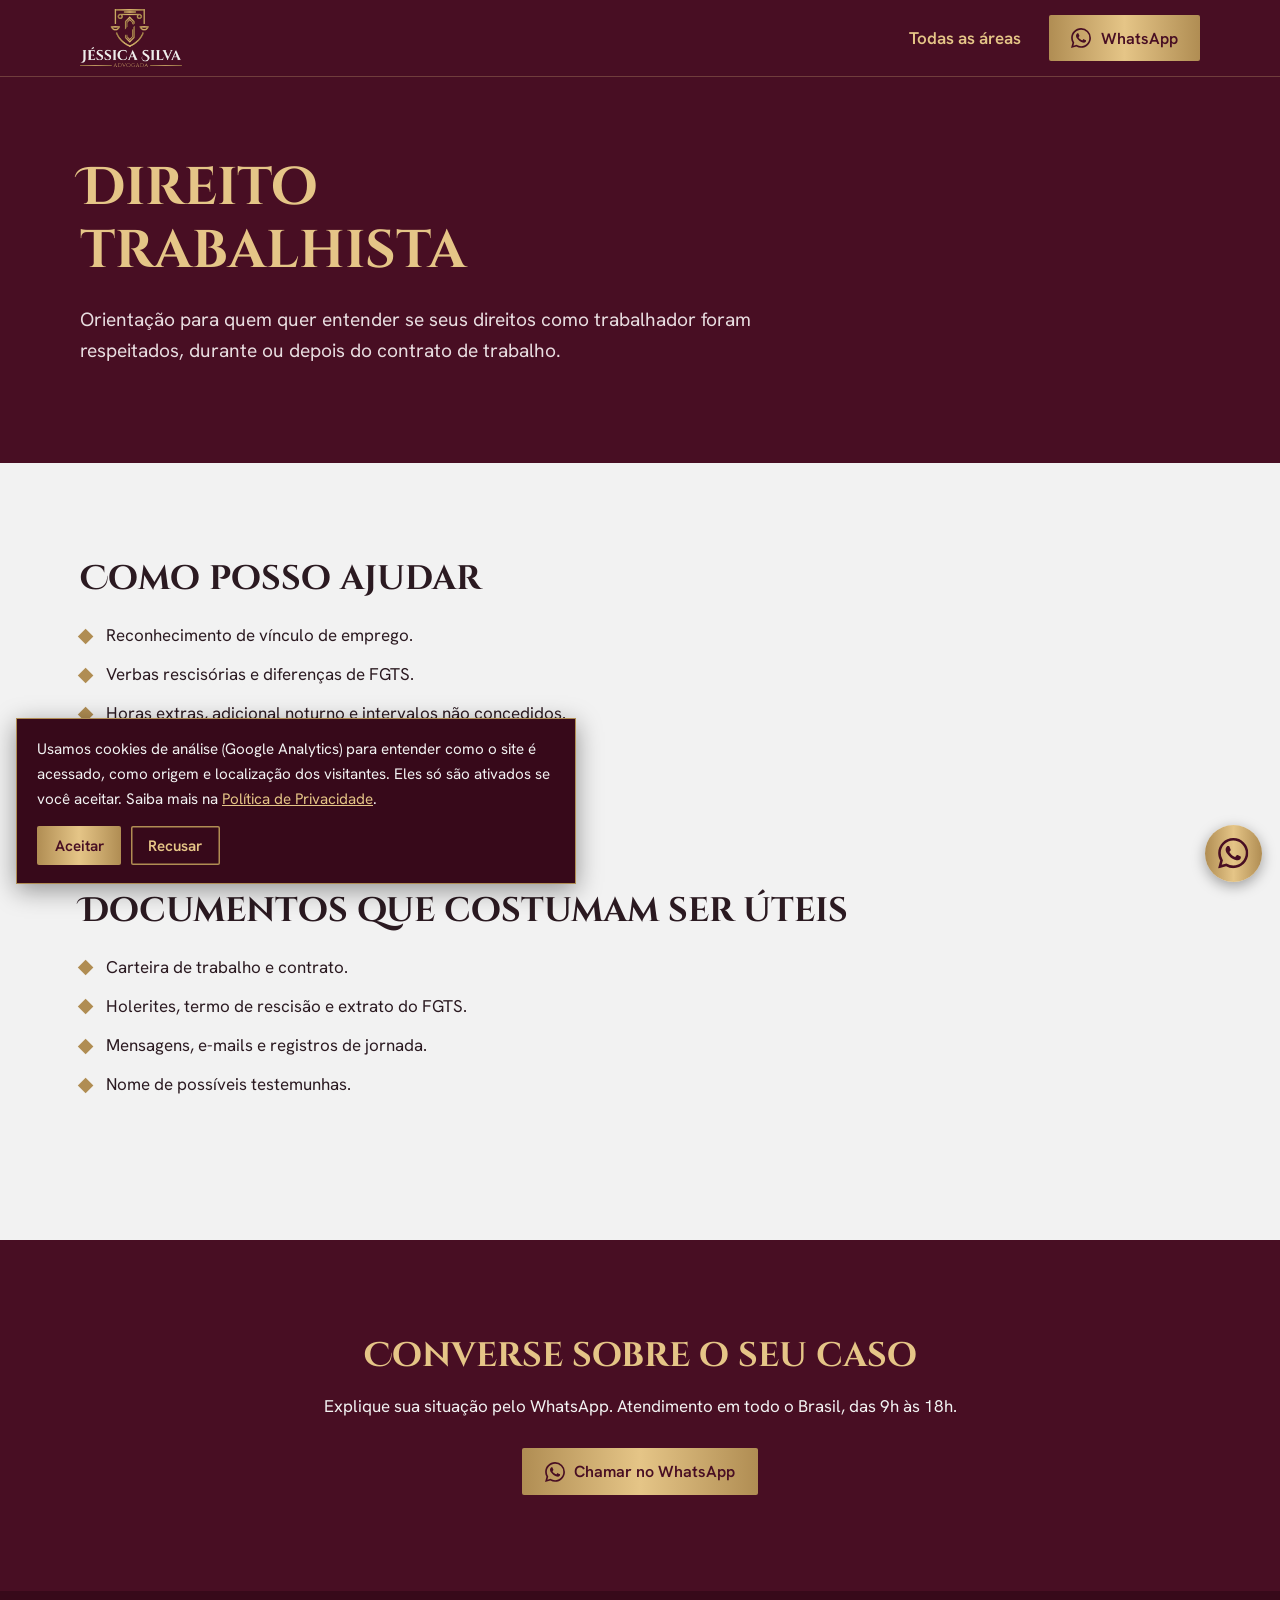
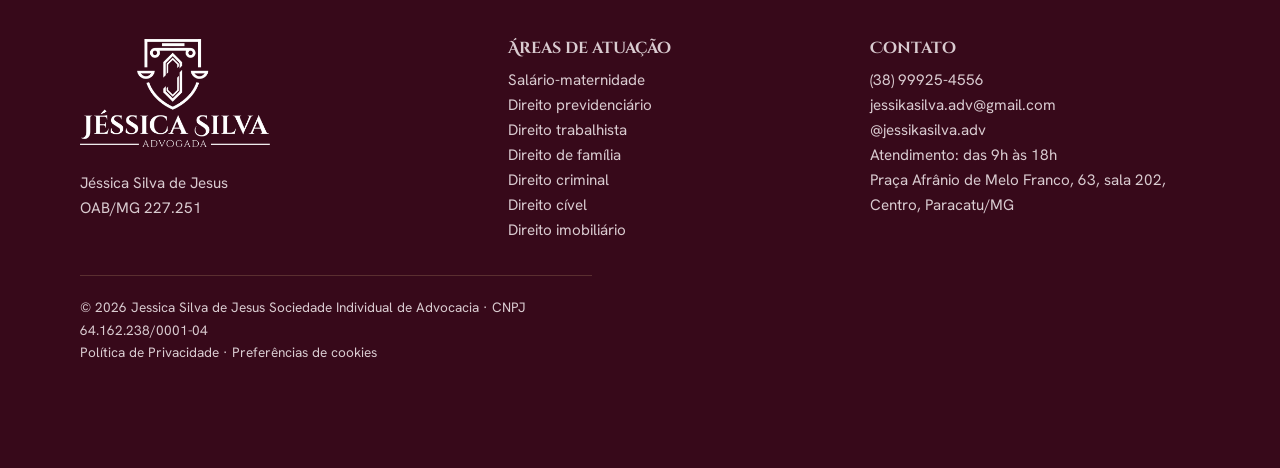
<file: trabalhista.html>
<!doctype html><html lang="pt-BR"><head><!-- Google tag (gtag.js) -->
<script async src="https://www.googletagmanager.com/gtag/js?id=G-FT4Z8Q6X6H"></script>
<script>
  window.dataLayer = window.dataLayer || [];
  function gtag(){dataLayer.push(arguments);}
  gtag('js', new Date());

  gtag('config', 'G-FT4Z8Q6X6H');
</script>
<meta charset="utf-8"><meta name="viewport" content="width=device-width,initial-scale=1"><title>Direito trabalhista | Jéssica Silva Advogada</title><meta name="description" content="Orientação para quem quer entender se seus direitos como trabalhador foram respeitados, durante ou depois do contrato de trabalho."><meta name="theme-color" content="#480E23"><link rel="icon" type="image/png" href="assets/favicon.png"><link rel="preconnect" href="https://fonts.googleapis.com"><link rel="preconnect" href="https://fonts.gstatic.com" crossorigin><link href="https://fonts.googleapis.com/css2?family=Cinzel+Decorative:wght@400;700;900&family=Hanken+Grotesk:wght@400;500;600&display=swap" rel="stylesheet"><link rel="stylesheet" href="assets/style.css"></head><body><svg style="display:none"><symbol id="zap" viewBox="0 0 24 24"><path d="M17.472 14.382c-.297-.149-1.758-.867-2.03-.967-.273-.099-.471-.148-.67.15-.197.297-.767.966-.94 1.164-.173.199-.347.223-.644.075-.297-.15-1.255-.463-2.39-1.475-.883-.788-1.48-1.761-1.653-2.059-.173-.297-.018-.458.13-.606.134-.133.298-.347.446-.52.149-.174.198-.298.298-.497.099-.198.05-.371-.025-.52-.075-.149-.669-1.612-.916-2.207-.242-.579-.487-.5-.669-.51-.173-.008-.371-.01-.57-.01-.198 0-.52.074-.792.372-.272.297-1.04 1.016-1.04 2.479 0 1.462 1.065 2.875 1.213 3.074.149.198 2.096 3.2 5.077 4.487.709.306 1.262.489 1.694.625.712.227 1.36.195 1.871.118.571-.085 1.758-.719 2.006-1.413.248-.694.248-1.289.173-1.413-.074-.124-.272-.198-.57-.347m-5.421 7.403h-.004a9.87 9.87 0 01-5.031-1.378l-.361-.214-3.741.982.998-3.648-.235-.374a9.86 9.86 0 01-1.51-5.26c.001-5.45 4.436-9.884 9.888-9.884 2.64 0 5.122 1.03 6.988 2.898a9.825 9.825 0 012.893 6.994c-.003 5.45-4.437 9.884-9.885 9.884m8.413-18.297A11.815 11.815 0 0012.05 0C5.495 0 .16 5.335.157 11.892c0 2.096.547 4.142 1.588 5.945L.057 24l6.305-1.654a11.882 11.882 0 005.683 1.448h.005c6.554 0 11.89-5.335 11.893-11.893a11.821 11.821 0 00-3.48-8.413Z"/></symbol></svg><header class="top"><div class="wrap"><a href="index.html" aria-label="Jéssica Silva Advogada, página inicial"><img src="assets/logo.png" alt="Jéssica Silva Advogada" width="720" height="410"></a><nav><a class="voltar" href="index.html#areas">Todas as áreas</a><a class="btn" href="https://wa.me/5538999254556?text=Ol%C3%A1%2C%20Dra.%20J%C3%A9ssica%21%20Vim%20pelo%20site%20e%20gostaria%20de%20conversar%20sobre%20o%20meu%20caso." target="_blank" rel="noopener"><svg aria-hidden="true"><use href="#zap"/></svg>WhatsApp</a></nav></div></header><section class="dark hero" style="padding-block:clamp(3rem,7vw,5rem)"><div class="wrap"><h1>Direito trabalhista</h1><p style="margin-top:1.25rem">Orientação para quem quer entender se seus direitos como trabalhador foram respeitados, durante ou depois do contrato de trabalho.</p></div></section><section class="sec"><div class="wrap"><h2>Como posso ajudar</h2><ul class="lista"><li>Reconhecimento de vínculo de emprego.</li><li>Verbas rescisórias e diferenças de FGTS.</li><li>Horas extras, adicional noturno e intervalos não concedidos.</li><li>Adicional de insalubridade e de periculosidade.</li><li>Acidente de trabalho e doenças ocupacionais.</li><li>Assédio moral e outras violações no ambiente de trabalho.</li></ul><h2>Documentos que costumam ser úteis</h2><ul class="lista"><li>Carteira de trabalho e contrato.</li><li>Holerites, termo de rescisão e extrato do FGTS.</li><li>Mensagens, e-mails e registros de jornada.</li><li>Nome de possíveis testemunhas.</li></ul></div></section><section class="dark sec cta"><div class="wrap"><h2>Converse sobre o seu caso</h2><p>Explique sua situação pelo WhatsApp. Atendimento em todo o Brasil, das 9h às 18h.</p><div class="acoes"><a class="btn" href="https://wa.me/5538999254556?text=Ol%C3%A1%2C%20Dra.%20J%C3%A9ssica%21%20Gostaria%20de%20orienta%C3%A7%C3%A3o%20sobre%20uma%20quest%C3%A3o%20trabalhista." target="_blank" rel="noopener"><svg aria-hidden="true"><use href="#zap"/></svg>Chamar no WhatsApp</a></div></div></section><footer><div class="wrap"><div><img src="assets/logo-branca.png" alt="Jéssica Silva Advogada" width="720" height="410"><p>Jéssica Silva de Jesus<br>OAB/MG 227.251</p></div>
<div><h3>Áreas de atuação</h3><ul><li><a href="salario-maternidade.html">Salário-maternidade</a></li><li><a href="previdenciario.html">Direito previdenciário</a></li><li><a href="trabalhista.html">Direito trabalhista</a></li><li><a href="direito-de-familia.html">Direito de família</a></li><li><a href="criminal.html">Direito criminal</a></li><li><a href="civel.html">Direito cível</a></li><li><a href="imobiliario.html">Direito imobiliário</a></li></ul></div>
<div><h3>Contato</h3><ul><li><a href="https://wa.me/5538999254556?text=Ol%C3%A1%2C%20Dra.%20J%C3%A9ssica%21%20Vim%20pelo%20site%20e%20gostaria%20de%20conversar%20sobre%20o%20meu%20caso." target="_blank" rel="noopener">(38) 99925-4556</a></li><li><a href="mailto:jessikasilva.adv@gmail.com">jessikasilva.adv@gmail.com</a></li><li><a href="https://www.instagram.com/jessikasilva.adv/" target="_blank" rel="noopener">@jessikasilva.adv</a></li><li>Atendimento: das 9h às 18h</li><li>Praça Afrânio de Melo Franco, 63, sala 202, Centro, Paracatu/MG</li></ul></div>
<p class="legal">© 2026 Jessica Silva de Jesus Sociedade Individual de Advocacia · CNPJ 64.162.238/0001-04<br><a href="politica-de-privacidade.html">Política de Privacidade</a> · <a href="#" id="ck-open">Preferências de cookies</a></p></div></footer><a class="zap" href="https://wa.me/5538999254556?text=Ol%C3%A1%2C%20Dra.%20J%C3%A9ssica%21%20Vim%20pelo%20site%20e%20gostaria%20de%20conversar%20sobre%20o%20meu%20caso." target="_blank" rel="noopener" aria-label="Falar no WhatsApp"><svg aria-hidden="true"><use href="#zap"/></svg></a><div id="ck" class="ckb" role="dialog" aria-label="Aviso de cookies" hidden><p>Usamos cookies de análise (Google Analytics) para entender como o site é acessado, como origem e localização dos visitantes. Eles só são ativados se você aceitar. Saiba mais na <a href="politica-de-privacidade.html">Política de Privacidade</a>.</p><div class="acoes"><button class="btn" id="ck-yes" type="button">Aceitar</button><button class="btn alt" id="ck-no" type="button">Recusar</button></div></div><script src="assets/cookies.js" defer></script></body></html>
</file>
<file: assets/style.css>
:root{--vinho:#480E23;--vinho-2:#37091A;--ouro:#E5C587;--ouro-2:#B08D53;--claro:#F2F2F2;--grad:linear-gradient(90deg,#B08D53,#E5C587 50%,#B08D53);--serif:"Cinzel Decorative","Cinzel",Georgia,serif;--sans:"Hanken Grotesk",system-ui,-apple-system,"Segoe UI",sans-serif}
*{box-sizing:border-box}html{scroll-behavior:smooth;scroll-padding-top:84px}
body{margin:0;font:400 1.0625rem/1.65 var(--sans);color:#2b1a21;background:var(--claro)}
img{max-width:100%;height:auto}a{color:inherit}
:focus-visible{outline:3px solid var(--ouro);outline-offset:3px}
.wrap{width:min(1120px,100% - 2.5rem);margin-inline:auto}
h1,h2,h3{font-family:var(--serif);font-weight:700;line-height:1.2;margin:0}
h1{font-size:clamp(1.9rem,4.6vw,3.3rem)}h2{font-size:clamp(1.5rem,3vw,2.1rem);margin-bottom:1rem}
p{margin:0 0 1rem;max-width:64ch}
.dark{background:var(--vinho);color:var(--claro)}.dark h1,.dark h2,.dark h3{color:var(--ouro)}
.sec{padding:clamp(3.5rem,8vw,6rem) 0}
/* header */
.top{position:sticky;top:0;z-index:20;background:var(--vinho);border-bottom:1px solid rgba(229,197,135,.25)}
.top .wrap{display:flex;align-items:center;justify-content:space-between;gap:1rem;min-height:76px}
.top img{height:58px;width:auto;display:block}
.top nav{display:flex;align-items:center;gap:1.75rem;color:var(--claro);font-weight:500}
.top nav a{text-decoration:none}.top nav a:hover{color:var(--ouro)}
.btn{display:inline-flex;align-items:center;gap:.6rem;padding:.8rem 1.4rem;border-radius:2px;font:600 1rem var(--sans);text-decoration:none;background:var(--grad);color:var(--vinho);border:0;cursor:pointer}
.btn:hover{filter:brightness(1.08)}.btn svg{width:1.25rem;height:1.25rem;fill:currentColor}
.btn.alt{background:none;color:var(--ouro);box-shadow:inset 0 0 0 1.5px var(--ouro-2)}
.btn.alt:hover{background:rgba(229,197,135,.1)}
/* hero */
.hero{position:relative;overflow:hidden;padding:clamp(4rem,10vw,7.5rem) 0}
.hero::after{content:"";position:absolute;right:-6%;top:50%;width:min(620px,70vw);aspect-ratio:600/482;transform:translateY(-50%);background:url(emblema.png) center/contain no-repeat;opacity:.09;pointer-events:none}
.hero .wrap{position:relative;z-index:1}
.hero h1{max-width:16ch;margin-bottom:1.25rem}.hero p{font-size:1.2rem;color:#e8dde0}
.acoes{display:flex;flex-wrap:wrap;gap:.9rem;margin-top:1.75rem}
/* destaque */
.destaque .wrap{display:grid;grid-template-columns:1fr auto;gap:2rem;align-items:center}
.destaque h2{color:var(--vinho)}.destaque .btn{background:var(--vinho);color:var(--ouro)}
.destaque .lk{display:block;margin-top:.9rem;font-weight:600;color:var(--vinho)}
/* areas */
.areas ul{list-style:none;margin:2rem 0 0;padding:0;display:grid;grid-template-columns:1fr 1fr;column-gap:3rem}
.areas li{border-top:1px solid rgba(229,197,135,.3)}
.areas a{display:block;padding:1.2rem 0;text-decoration:none}
.areas h3{font-size:1.15rem;transition:letter-spacing .2s}.areas a:hover h3{letter-spacing:.03em}
.areas p{margin:.3rem 0 0;color:#dccfd3;font-size:1rem}
.areas .top-item{grid-column:1/-1;background:rgba(229,197,135,.08);padding-inline:1.25rem;margin-bottom:.5rem}
/* contato */
.info{display:grid;grid-template-columns:repeat(auto-fit,minmax(240px,1fr));gap:2rem;margin:2rem 0}
.info dt{font:600 .95rem var(--sans);color:var(--ouro);margin-bottom:.25rem}.info dd{margin:0}
.claro-sec{background:var(--claro)}.claro-sec h2{color:var(--vinho)}
/* paginas de area */
.lista{list-style:none;padding:0;margin:0 0 2.5rem;max-width:64ch}
.lista li{position:relative;padding:.35rem 0 .35rem 1.6rem}
.lista li::before{content:"";position:absolute;left:0;top:.95rem;width:.7rem;height:.7rem;background:var(--ouro-2);transform:rotate(45deg)}
.cta{text-align:center}.cta p{margin-inline:auto}.cta .acoes{justify-content:center}
.aviso{font-size:.9rem;color:#6b5b61}
.voltar{color:var(--ouro);font-weight:600;text-decoration:none}
/* rodape */
footer{background:var(--vinho-2);color:#d9cbd0;padding:3rem 0 5.5rem;font-size:.95rem}
footer .wrap{display:grid;grid-template-columns:1.2fr 1fr 1fr;gap:2rem}
footer img{width:190px;margin-bottom:1rem}footer h3{font-size:1rem;margin-bottom:.6rem}
footer ul{list-style:none;padding:0;margin:0}footer a{text-decoration:none}footer a:hover{color:var(--ouro)}
footer .legal{grid-column:1/-1;border-top:1px solid rgba(229,197,135,.2);padding-top:1.25rem;font-size:.85rem}
/* whatsapp flutuante */
.zap{position:fixed;right:1.1rem;bottom:1.1rem;z-index:30;width:3.6rem;height:3.6rem;border-radius:50%;background:var(--grad);color:var(--vinho);display:grid;place-items:center;box-shadow:0 4px 14px rgba(0,0,0,.35)}
.zap svg{width:1.9rem;height:1.9rem;fill:currentColor}
@media(max-width:820px){.top nav a:not(.btn){display:none}.destaque .wrap,.areas ul,footer .wrap{grid-template-columns:1fr}.top img{height:48px}.top .btn{padding:.65rem 1rem;font-size:.95rem}}
@media(prefers-reduced-motion:reduce){*{transition:none!important;scroll-behavior:auto!important}}
/* fotos */
.duo{display:grid;grid-template-columns:1.25fr 1fr;gap:clamp(2rem,5vw,4rem);align-items:center}
.sobre{grid-template-columns:minmax(0,380px) 1fr}
.foto{margin:0;position:relative;justify-self:center;width:min(100%,400px)}
.foto img{display:block;width:100%;height:auto;aspect-ratio:4/5;object-fit:cover;object-position:top}
.foto::before{content:"";position:absolute;inset:14px -14px -14px 14px;border:1.5px solid var(--ouro-2);z-index:0}
.foto img{position:relative;z-index:1}
.hero::after{display:none}
@media(max-width:820px){.duo,.sobre{grid-template-columns:1fr}.foto{width:min(100%,320px);margin-right:14px}.hero .duo .foto{order:2}}
/* v3: layout inspirado no site de referência */
.bar{background:var(--vinho-2);color:#d9cbd0;font-size:.85rem}.bar .wrap{display:flex;justify-content:space-between;gap:.5rem 1.25rem;padding:.45rem 0;flex-wrap:wrap}.bar a{text-decoration:none;margin-right:1.25rem}.bar a:hover{color:var(--ouro)}
.cards{display:grid;grid-template-columns:repeat(auto-fill,minmax(260px,1fr));gap:1.25rem;margin-top:2rem}
.card{display:block;text-decoration:none;padding:1.5rem;border:1px solid rgba(229,197,135,.3);position:relative;transition:border-color .2s,background .2s}
.card:hover{border-color:var(--ouro);background:rgba(229,197,135,.06)}.card.hl{background:rgba(229,197,135,.1);border-color:var(--ouro-2)}
.card .num{font:700 2rem var(--serif);color:var(--ouro-2);display:block;margin-bottom:.5rem}.card h3{font-size:1.1rem;margin-bottom:.5rem}
.card p{font-size:.98rem;color:#dccfd3;margin:0 0 1rem}.card .mais{color:var(--ouro);font-weight:600;font-size:.95rem}
.tag{position:absolute;top:1rem;right:1rem;font:600 .75rem var(--sans);background:var(--grad);color:var(--vinho);padding:.15rem .6rem}
.difs{display:grid;grid-template-columns:1fr 1fr;gap:1.5rem;margin-top:1.5rem}.difs div{border-top:2px solid var(--ouro-2);padding-top:.9rem}
.difs h3{font-size:1.02rem;margin-bottom:.4rem}.difs p{font-size:.98rem;color:#dccfd3;margin:0}
.duo.rev{grid-template-columns:minmax(0,380px) 1fr}
.steps{list-style:none;counter-reset:s;padding:0;margin:2rem 0 0;display:grid;grid-template-columns:repeat(auto-fit,minmax(220px,1fr));gap:1.5rem}
.steps li{counter-increment:s;border-top:2px solid var(--ouro-2);padding-top:1rem}
.steps li::before{content:"0" counter(s);font:700 1.6rem var(--serif);color:var(--ouro-2);display:block;margin-bottom:.4rem}
.steps h3{font-size:1.05rem;color:var(--vinho);margin-bottom:.4rem}.steps p{font-size:.98rem;margin:0}
details{border-top:1px solid rgba(229,197,135,.3);padding:1rem 0;max-width:820px}details:last-of-type{border-bottom:1px solid rgba(229,197,135,.3)}
summary{cursor:pointer;font-weight:600;font-size:1.08rem;color:var(--ouro);list-style:none;display:flex;justify-content:space-between;gap:1rem}
summary::after{content:"+";font-size:1.4rem;line-height:1}details[open] summary::after{content:"\2212"}summary::-webkit-details-marker{display:none}
details p{margin:.75rem 0 0;color:#e8dde0}
.contato-grid{display:grid;grid-template-columns:1fr 1fr;gap:clamp(2rem,5vw,4rem);align-items:start}
form label{display:block;font-weight:600;margin:1rem 0 .3rem;color:var(--vinho)}form .btn{margin-top:1.25rem}
form input,form select{width:100%;padding:.75rem .9rem;font:inherit;border:1px solid var(--ouro-2);background:#fff;border-radius:2px}
.claro-sec .info{grid-template-columns:1fr}.claro-sec .info dt{color:var(--vinho)}.aviso{margin-top:.75rem}
.map{width:100%;height:280px;border:0;margin-top:1.25rem}
@media(max-width:820px){.difs,.contato-grid,.duo.rev{grid-template-columns:1fr}}
/* cookies e página de política */
.ckb{position:fixed;left:1rem;right:1rem;bottom:1rem;z-index:40;max-width:560px;background:var(--vinho-2);color:var(--claro);border:1px solid var(--ouro-2);padding:1.1rem 1.25rem;box-shadow:0 6px 24px rgba(0,0,0,.4);font-size:.95rem}
.ckb[hidden]{display:none}.ckb p{margin:0 0 .9rem;max-width:none}.ckb a{color:var(--ouro)}
.ckb .acoes{margin:0;gap:.6rem}.ckb .btn{padding:.6rem 1.1rem;font-size:.95rem}
footer .legal a{color:inherit}.prosa h2{font-size:1.2rem;margin:2rem 0 .6rem;color:var(--vinho)}.prosa ul{max-width:64ch}
</file>
